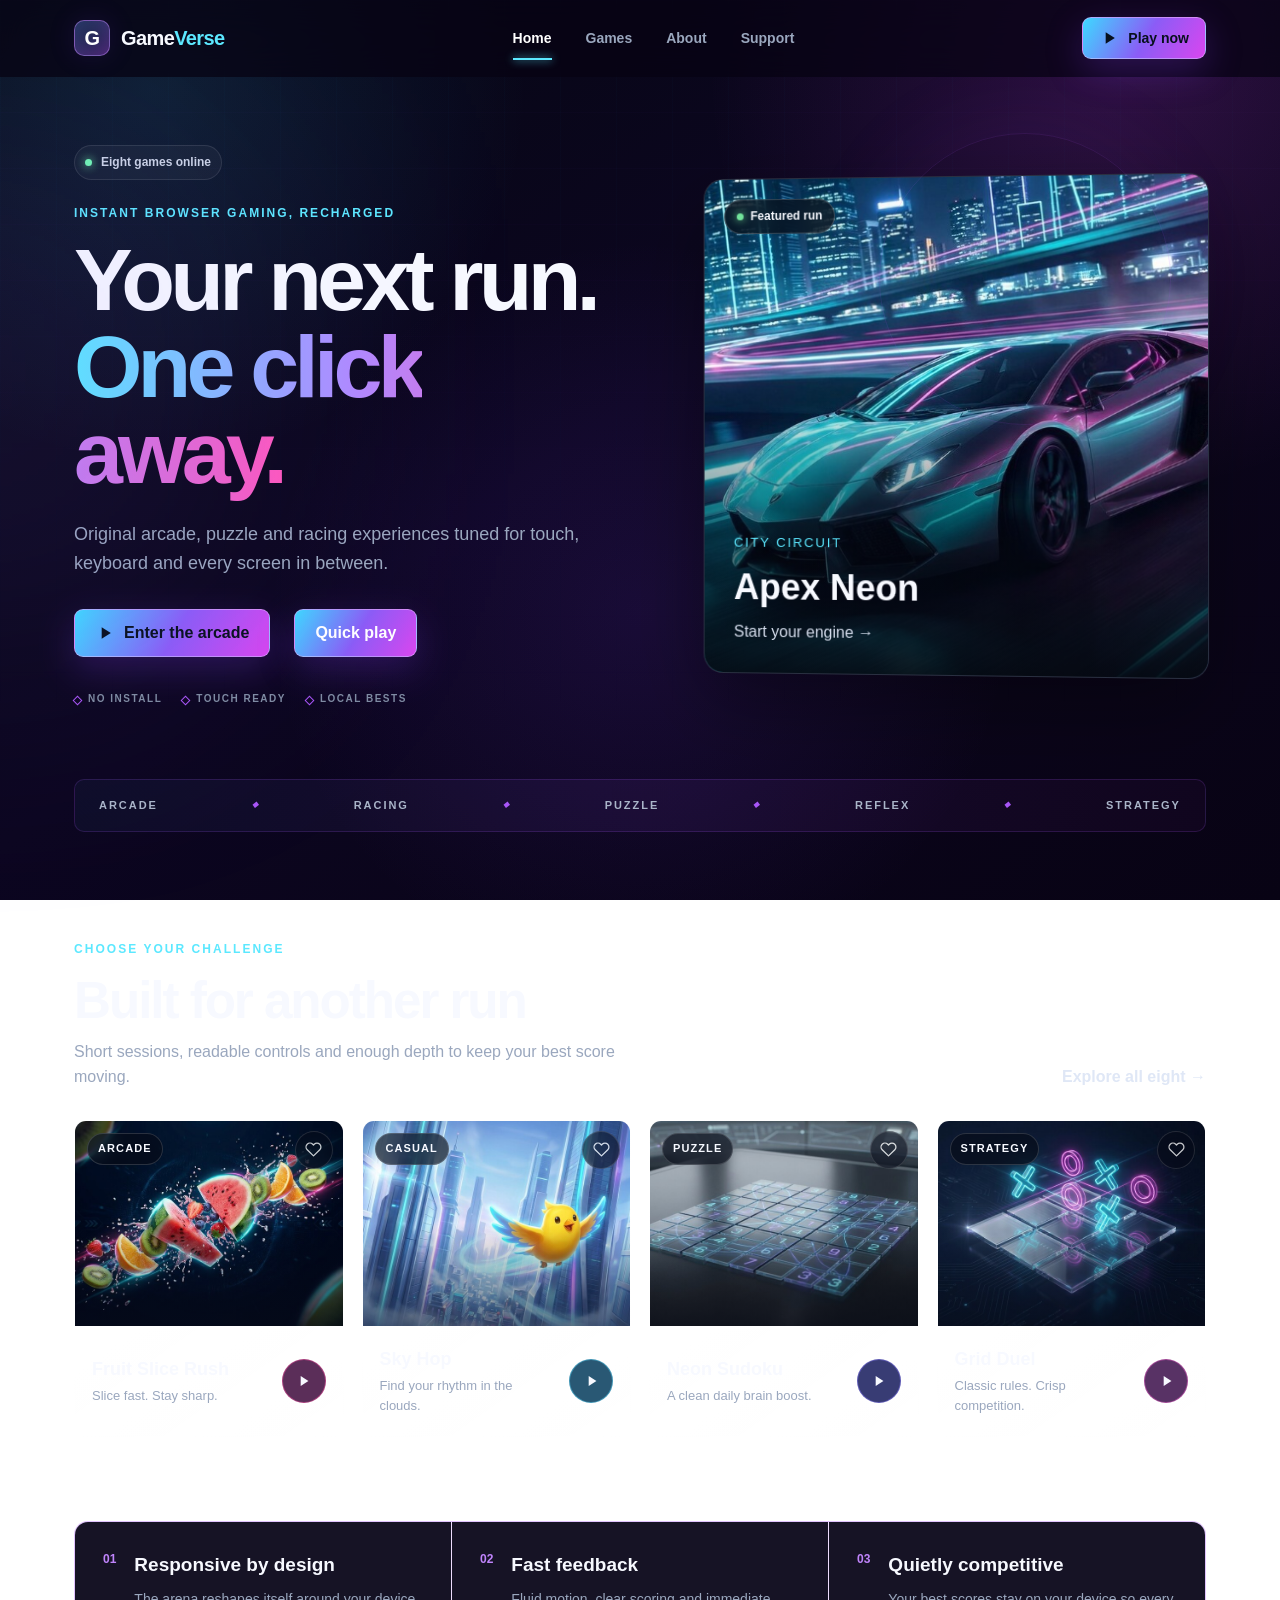
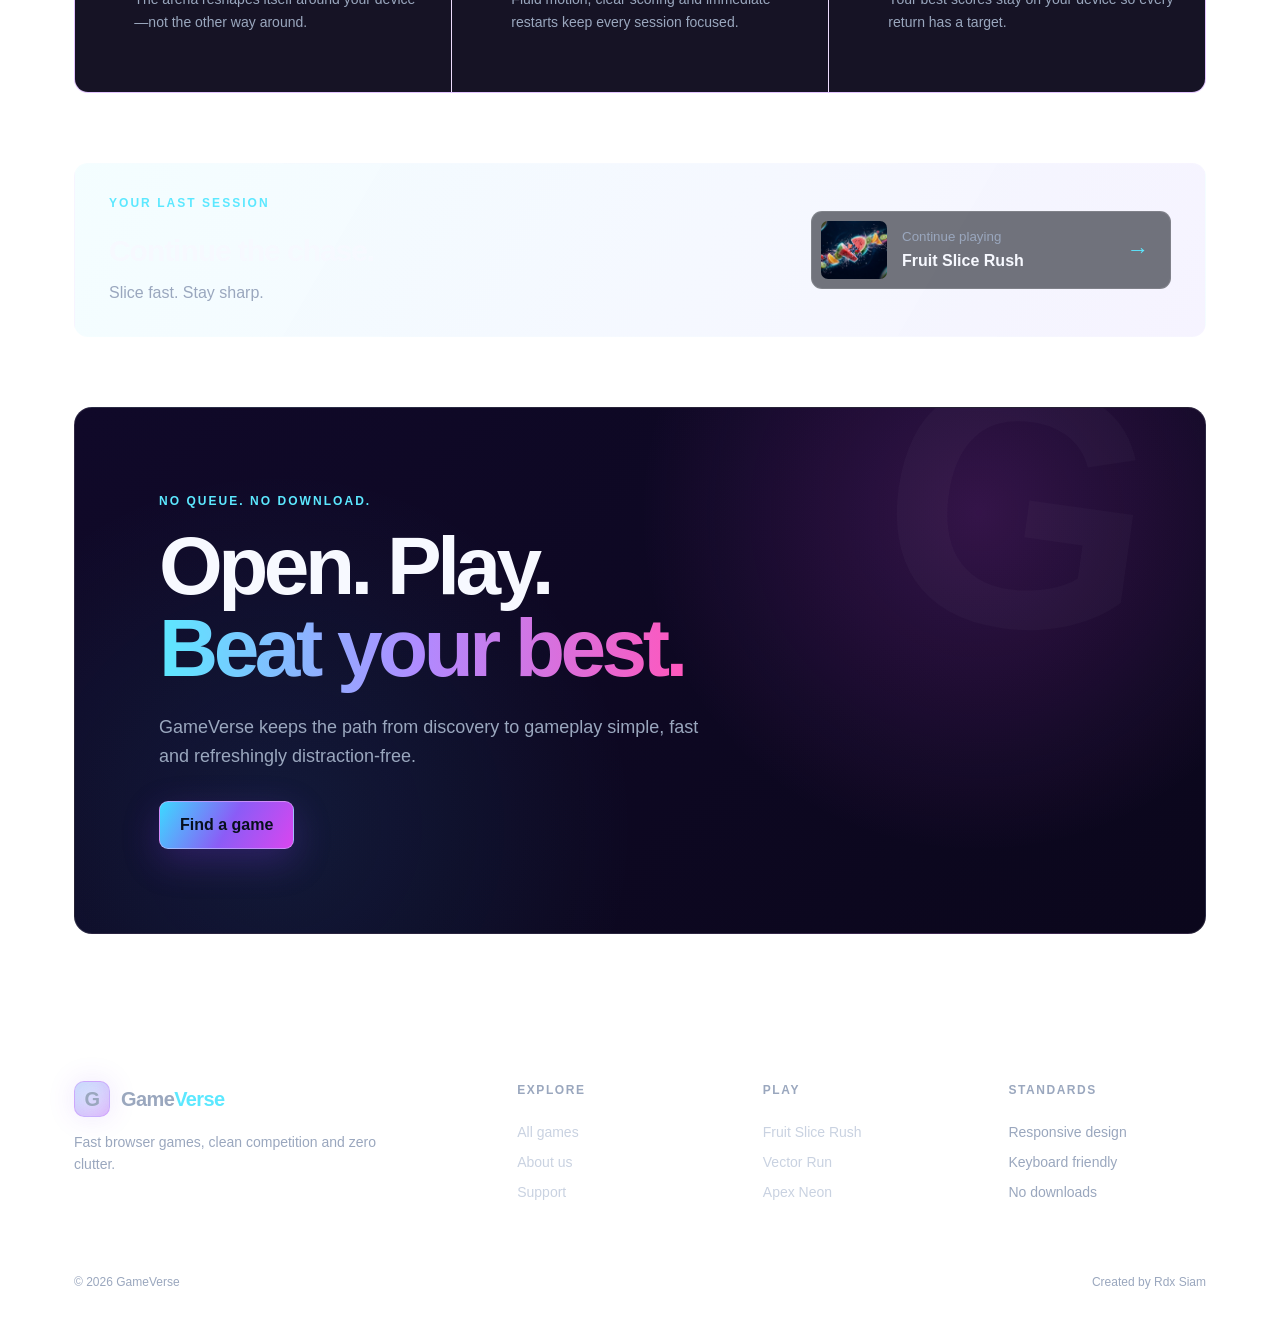
<file: index.html>
<!doctype html><html lang="en"><head><meta charset="utf-8"><meta name="viewport" content="width=device-width,initial-scale=1"><meta name="description" content="GameVerse — original browser games with premium visuals and instant play."><meta name="theme-color" content="#09031a"><title>GameVerse — Enter the next level</title><link rel="stylesheet" href="assets/css/styles.css"></head><body>
<div class="loader" data-loader><div class="loader-core"><span>G</span></div><strong>GameVerse</strong><small>Syncing your arena</small></div>
<div class="page-shell"><div data-header></div><main id="main">
<section class="hero hero-upgraded"><div class="hero-glow"></div><div class="hero-copy"><div class="status-line"><span></span> Eight games online</div><p class="eyebrow">Instant browser gaming, recharged</p><h1>Your next run.<br><span>One click away.</span></h1><p>Original arcade, puzzle and racing experiences tuned for touch, keyboard and every screen in between.</p><div class="hero-actions"><a class="button" href="games.html"><svg viewBox="0 0 24 24"><path d="m8 5 11 7-11 7V5Z"/></svg> Enter the arcade</a><a class="button button-ghost" href="play.html?id=fruit-slice">Quick play</a></div><div class="hero-trust"><span>NO INSTALL</span><span>TOUCH READY</span><span>LOCAL BESTS</span></div></div>
<a class="hero-feature" href="detail.html?id=car-racing"><img src="assets/games/car-racing/cover.jpg" alt="Apex Neon racing game"><span class="live-dot">Featured run</span><div><small>City circuit</small><h2>Apex Neon</h2><span>Start your engine →</span></div></a></section>
<div class="genre-rail" aria-label="Game categories"><span>ARCADE</span><i>◆</i><span>RACING</span><i>◆</i><span>PUZZLE</span><i>◆</i><span>REFLEX</span><i>◆</i><span>STRATEGY</span></div>
<section class="content-section"><div class="section-heading"><div><p class="eyebrow">Choose your challenge</p><h2>Built for another run</h2><p class="section-subcopy">Short sessions, readable controls and enough depth to keep your best score moving.</p></div><a class="text-link" href="games.html">Explore all eight →</a></div><div class="game-grid" data-game-grid data-limit="4"></div></section>
<section class="experience-grid"><article><span>01</span><div><h3>Responsive by design</h3><p>The arena reshapes itself around your device—not the other way around.</p></div></article><article><span>02</span><div><h3>Fast feedback</h3><p>Fluid motion, clear scoring and immediate restarts keep every session focused.</p></div></article><article><span>03</span><div><h3>Quietly competitive</h3><p>Your best scores stay on your device so every return has a target.</p></div></article></section>
<section class="continue-section" data-recent><div><p class="eyebrow">Your last session</p><h2>Continue the chase.</h2><p data-recent-copy>Your next run is one click away.</p></div><a class="continue-game" data-recent-link href="play.html?id=fruit-slice"><img data-recent-image src="assets/games/fruit-slice/thumb.jpg" alt=""><span><small>Continue playing</small><strong data-recent-name>Fruit Slice Rush</strong></span><b>→</b></a></section>
<section class="statement home-cta"><p class="eyebrow">No queue. No download.</p><h2>Open. Play.<br><span>Beat your best.</span></h2><p>GameVerse keeps the path from discovery to gameplay simple, fast and refreshingly distraction-free.</p><a class="button" href="games.html">Find a game</a></section>
</main><div data-footer></div></div><script src="assets/js/data.js"></script><script src="assets/js/app.js"></script></body></html>
</file>
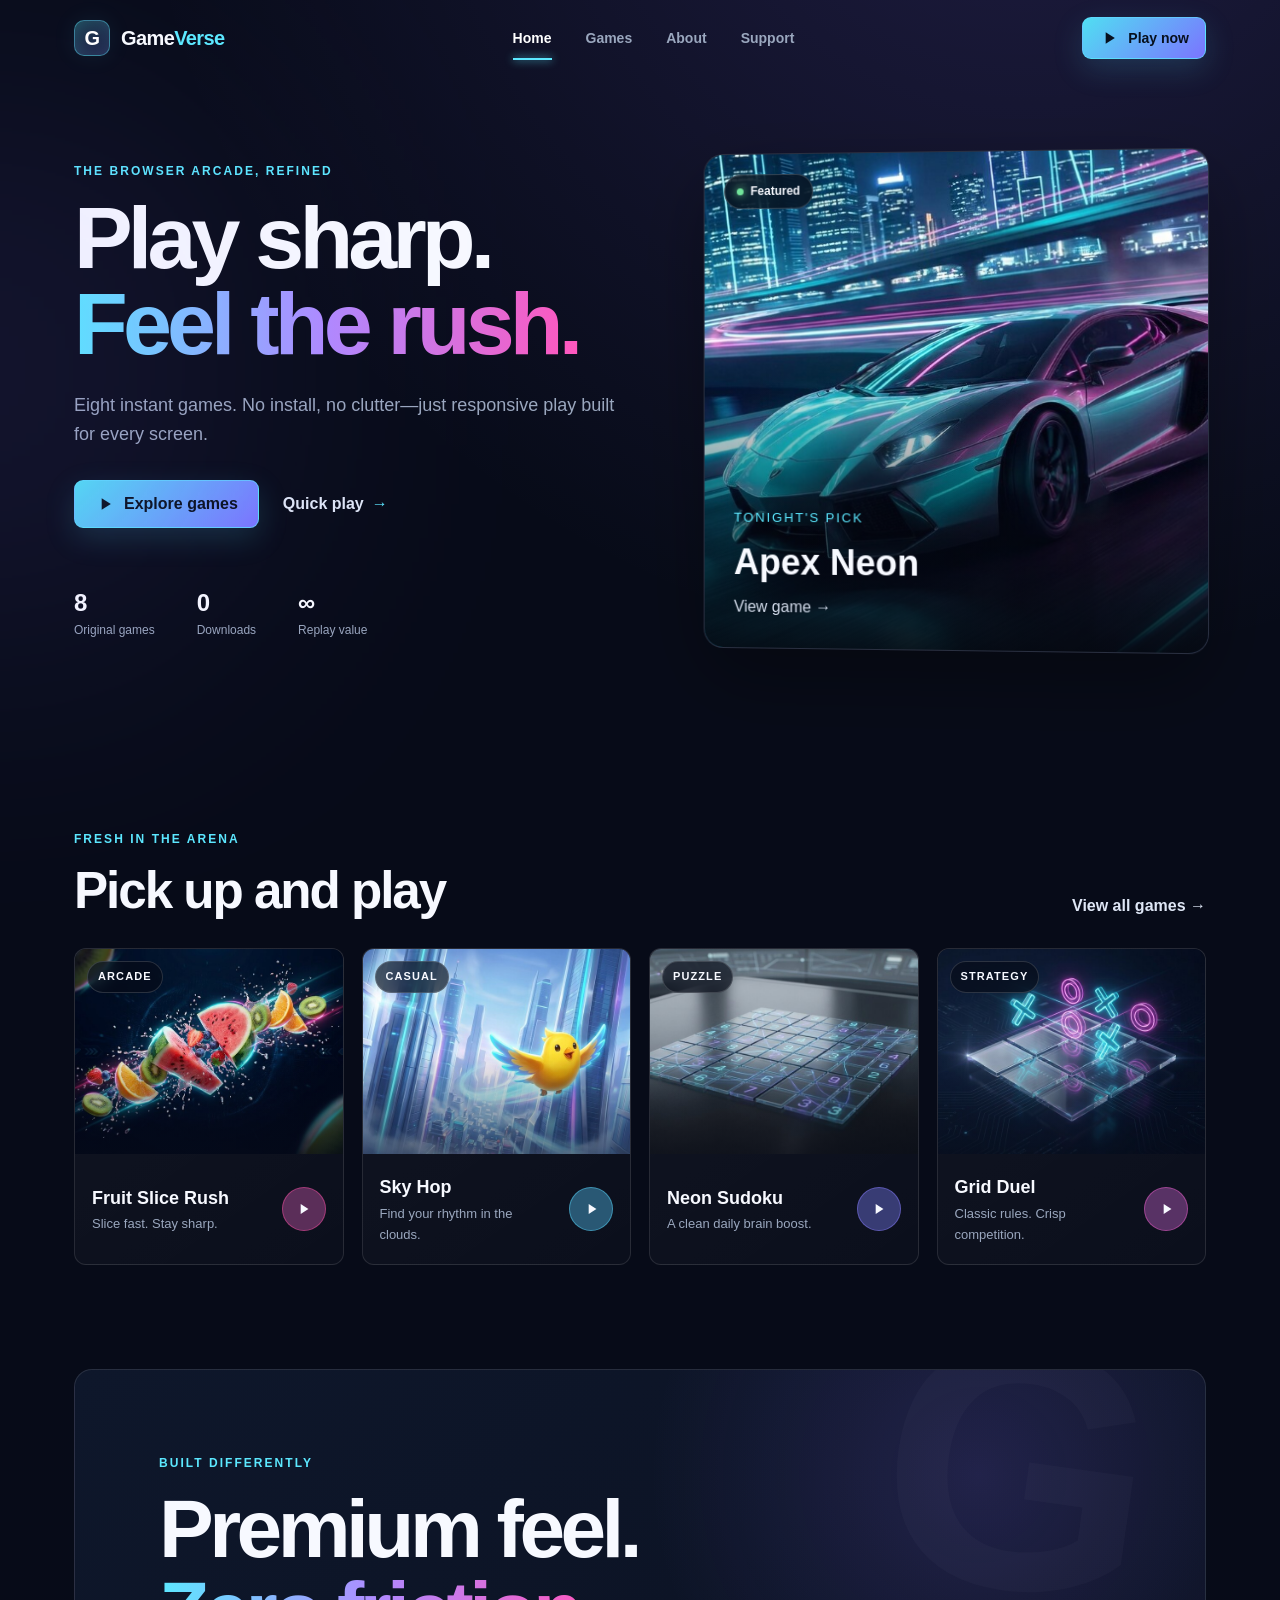
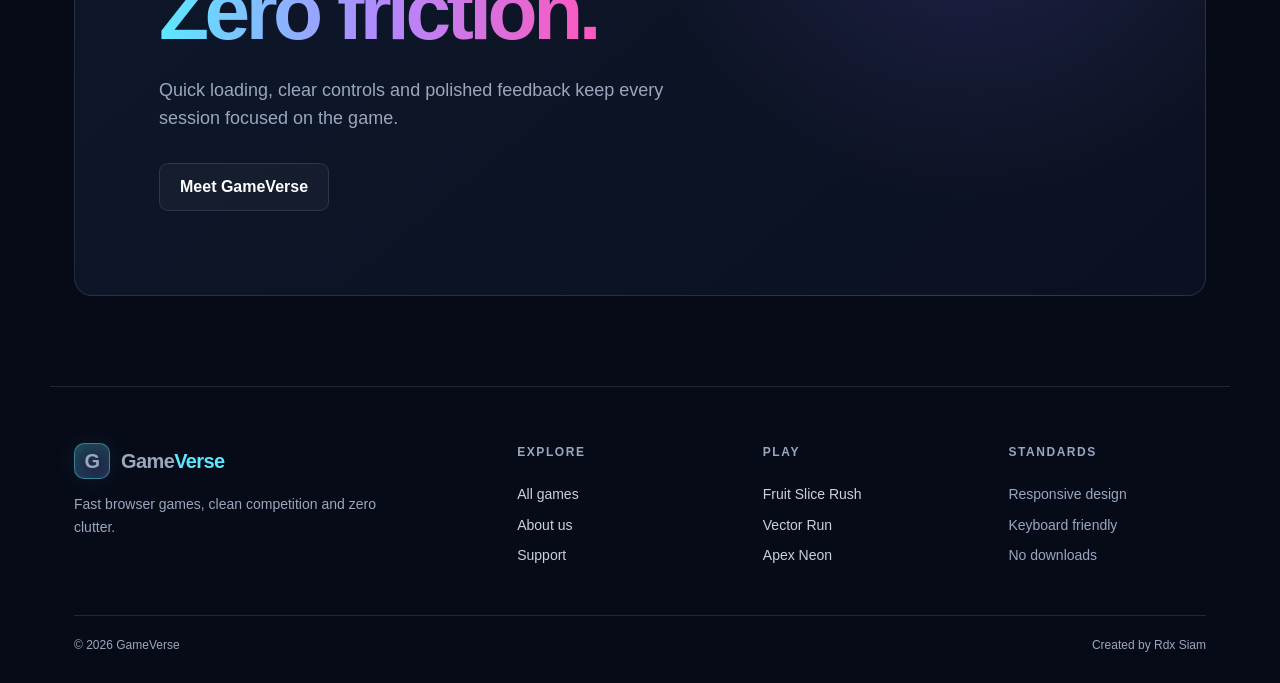
<file: public/index.html>
<!doctype html><html lang="en"><head><meta charset="utf-8"><meta name="viewport" content="width=device-width,initial-scale=1">
<meta name="description" content="GameVerse — modern browser games built for quick, focused fun."><title>GameVerse — Play your next favorite</title>
<link rel="stylesheet" href="assets/css/styles.css"></head><body>
<div class="loader" data-loader><div class="loader-core"><span>G</span></div><strong>GameVerse</strong><small>Loading your arena</small></div>
<div class="page-shell"><div data-header></div><main>
<section class="hero"><div class="hero-glow"></div><div class="hero-copy"><p class="eyebrow">The browser arcade, refined</p>
<h1>Play sharp.<br><span>Feel the rush.</span></h1><p>Eight instant games. No install, no clutter—just responsive play built for every screen.</p>
<div class="hero-actions"><a class="button" href="games.html"><svg viewBox="0 0 24 24"><path d="m8 5 11 7-11 7V5Z"/></svg> Explore games</a><a class="text-link" href="play.html?id=fruit-slice">Quick play <span>→</span></a></div>
<div class="hero-stats"><div><strong>8</strong><span>Original games</span></div><div><strong>0</strong><span>Downloads</span></div><div><strong>∞</strong><span>Replay value</span></div></div></div>
<a class="hero-feature" href="detail.html?id=car-racing"><img src="assets/games/car-racing/cover.jpg" alt="Apex Neon racing game"><span class="live-dot">Featured</span><div><small>Tonight's pick</small><h2>Apex Neon</h2><span>View game →</span></div></a></section>
<section class="content-section"><div class="section-heading"><div><p class="eyebrow">Fresh in the arena</p><h2>Pick up and play</h2></div><a class="text-link" href="games.html">View all games →</a></div><div class="game-grid" data-game-grid data-limit="4"></div></section>
<section class="statement"><p class="eyebrow">Built differently</p><h2>Premium feel.<br><span>Zero friction.</span></h2><p>Quick loading, clear controls and polished feedback keep every session focused on the game.</p><a class="button button-ghost" href="about.html">Meet GameVerse</a></section>
</main><div data-footer></div></div><script src="assets/js/data.js"></script><script src="assets/js/app.js"></script></body></html>
</file>
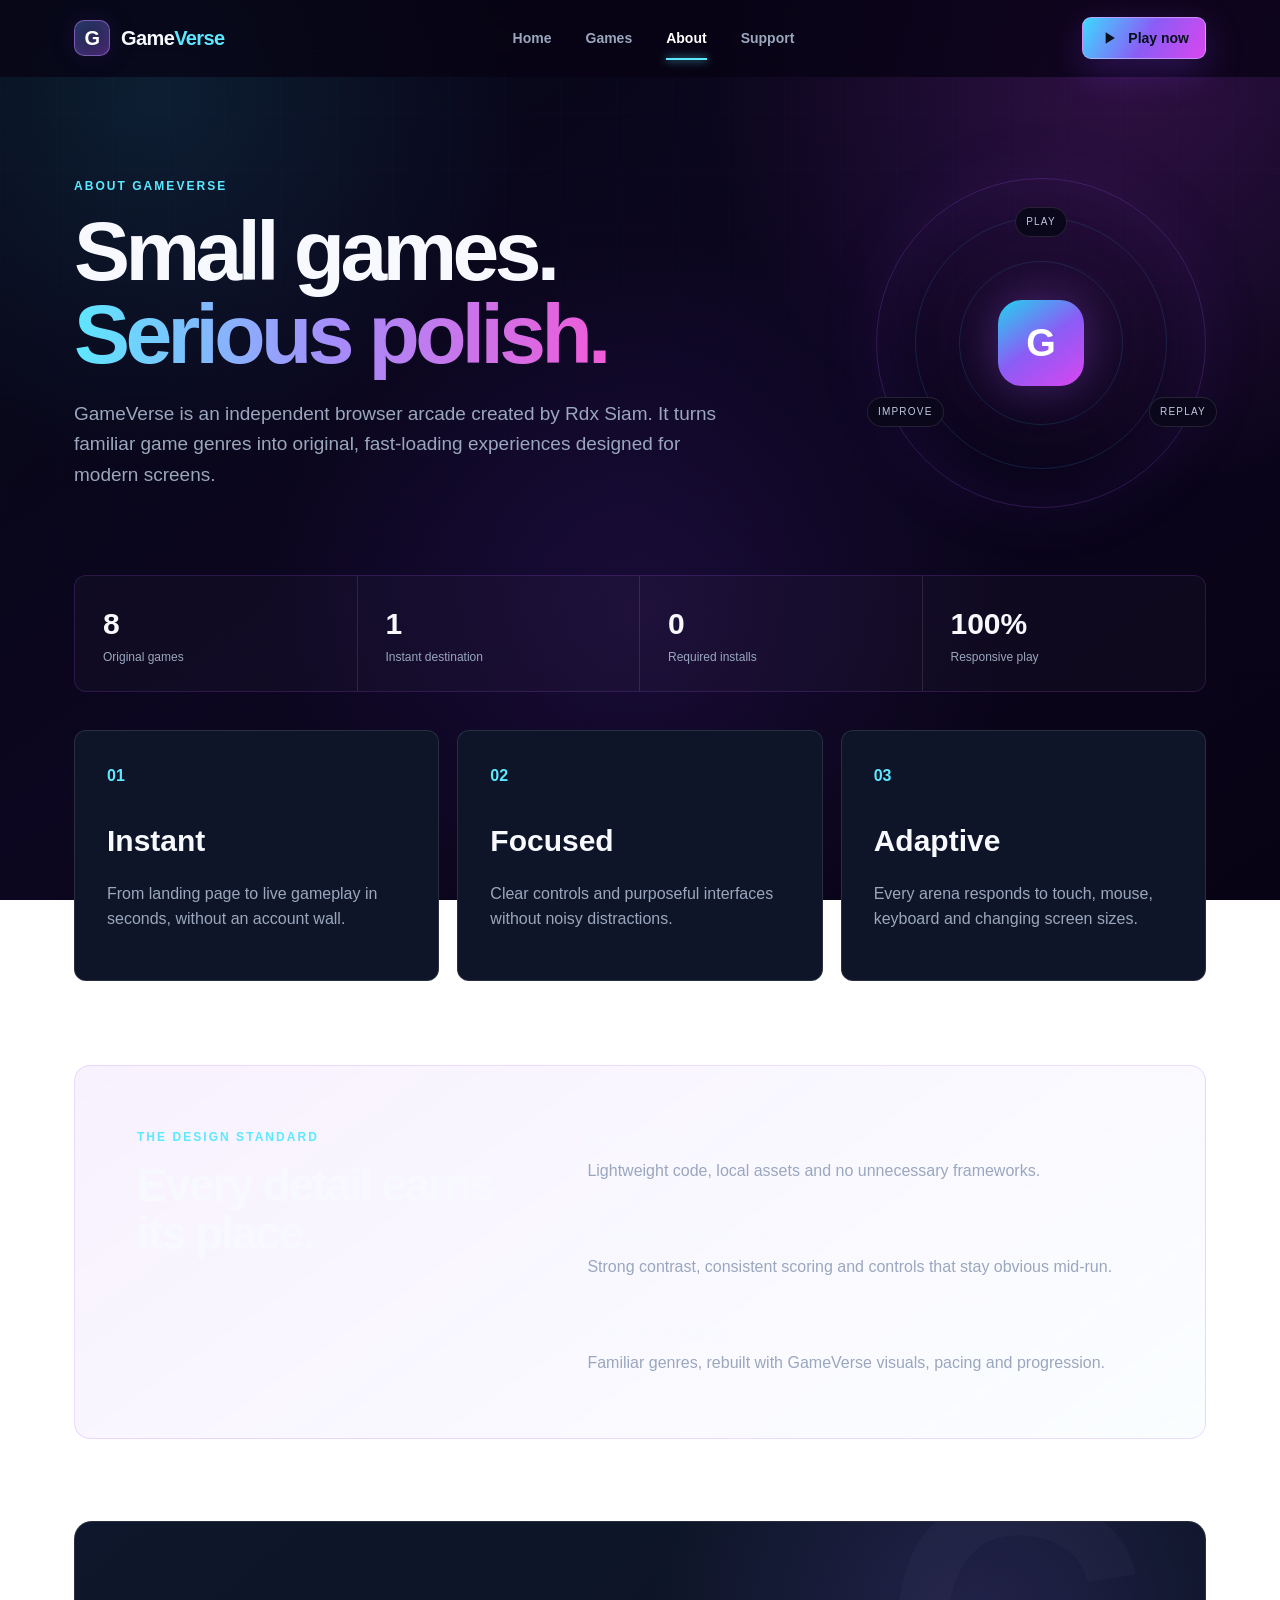
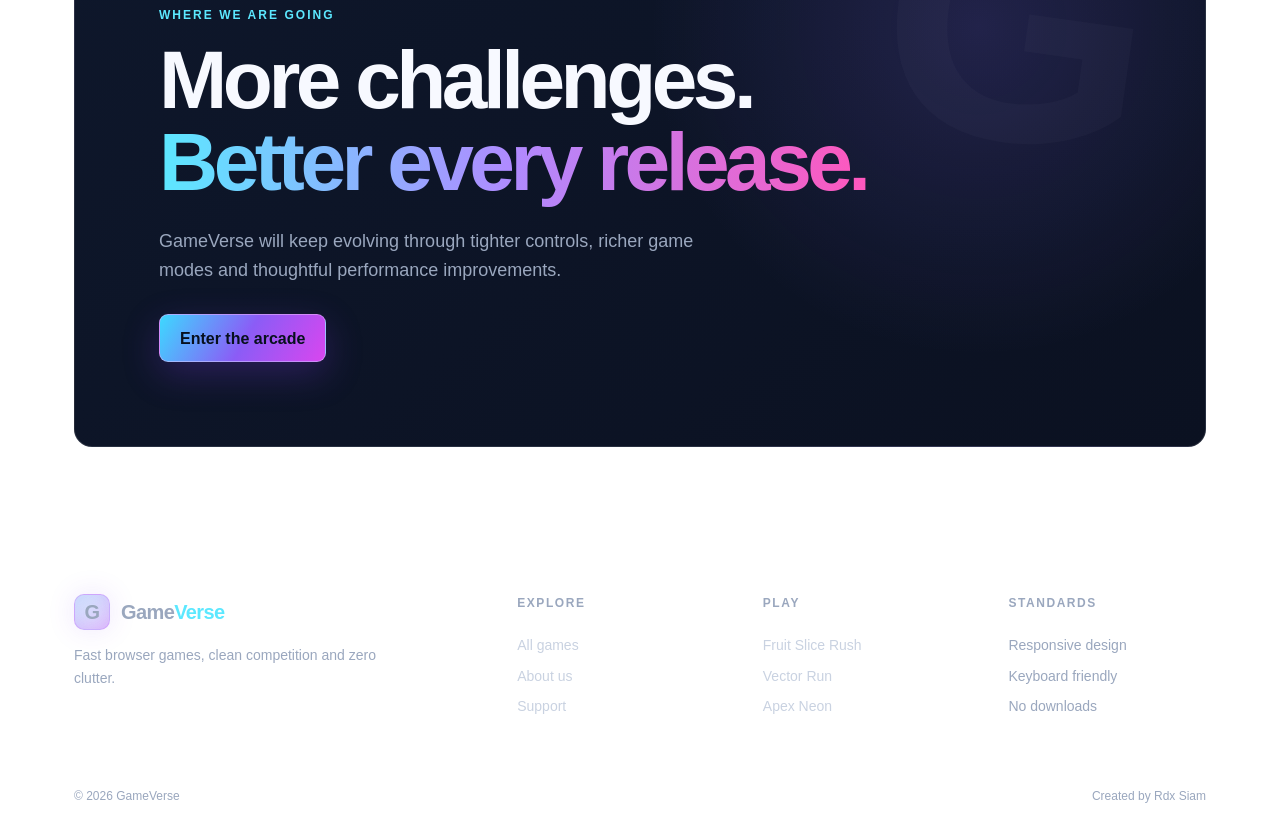
<file: about.html>
<!doctype html><html lang="en"><head><meta charset="utf-8"><meta name="viewport" content="width=device-width,initial-scale=1"><meta name="theme-color" content="#09031a"><title>About — GameVerse</title><link rel="stylesheet" href="assets/css/styles.css"></head><body><div class="page-shell"><div data-header></div><main id="main">
<section class="page-intro about-hero"><div><p class="eyebrow">About GameVerse</p><h1>Small games.<br><span>Serious polish.</span></h1><p>GameVerse is an independent browser arcade created by Rdx Siam. It turns familiar game genres into original, fast-loading experiences designed for modern screens.</p></div><div class="about-orbit"><div class="orbit-core">G</div><span class="orbit-one">PLAY</span><span class="orbit-two">REPLAY</span><span class="orbit-three">IMPROVE</span></div></section>
<section class="about-metrics"><div><strong>8</strong><span>Original games</span></div><div><strong>1</strong><span>Instant destination</span></div><div><strong>0</strong><span>Required installs</span></div><div><strong>100%</strong><span>Responsive play</span></div></section>
<section class="content-section values"><article><b>01</b><h2>Instant</h2><p>From landing page to live gameplay in seconds, without an account wall.</p></article><article><b>02</b><h2>Focused</h2><p>Clear controls and purposeful interfaces without noisy distractions.</p></article><article><b>03</b><h2>Adaptive</h2><p>Every arena responds to touch, mouse, keyboard and changing screen sizes.</p></article></section>
<section class="principles"><div><p class="eyebrow">The design standard</p><h2>Every detail earns its place.</h2></div><div class="principle-list"><article><span>Fast by default</span><p>Lightweight code, local assets and no unnecessary frameworks.</p></article><article><span>Readable under pressure</span><p>Strong contrast, consistent scoring and controls that stay obvious mid-run.</p></article><article><span>Original by choice</span><p>Familiar genres, rebuilt with GameVerse visuals, pacing and progression.</p></article></div></section>
<section class="statement compact"><p class="eyebrow">Where we are going</p><h2>More challenges.<br><span>Better every release.</span></h2><p>GameVerse will keep evolving through tighter controls, richer game modes and thoughtful performance improvements.</p><a class="button" href="games.html">Enter the arcade</a></section>
</main><div data-footer></div></div><script src="assets/js/data.js"></script><script src="assets/js/app.js"></script></body></html>
</file>
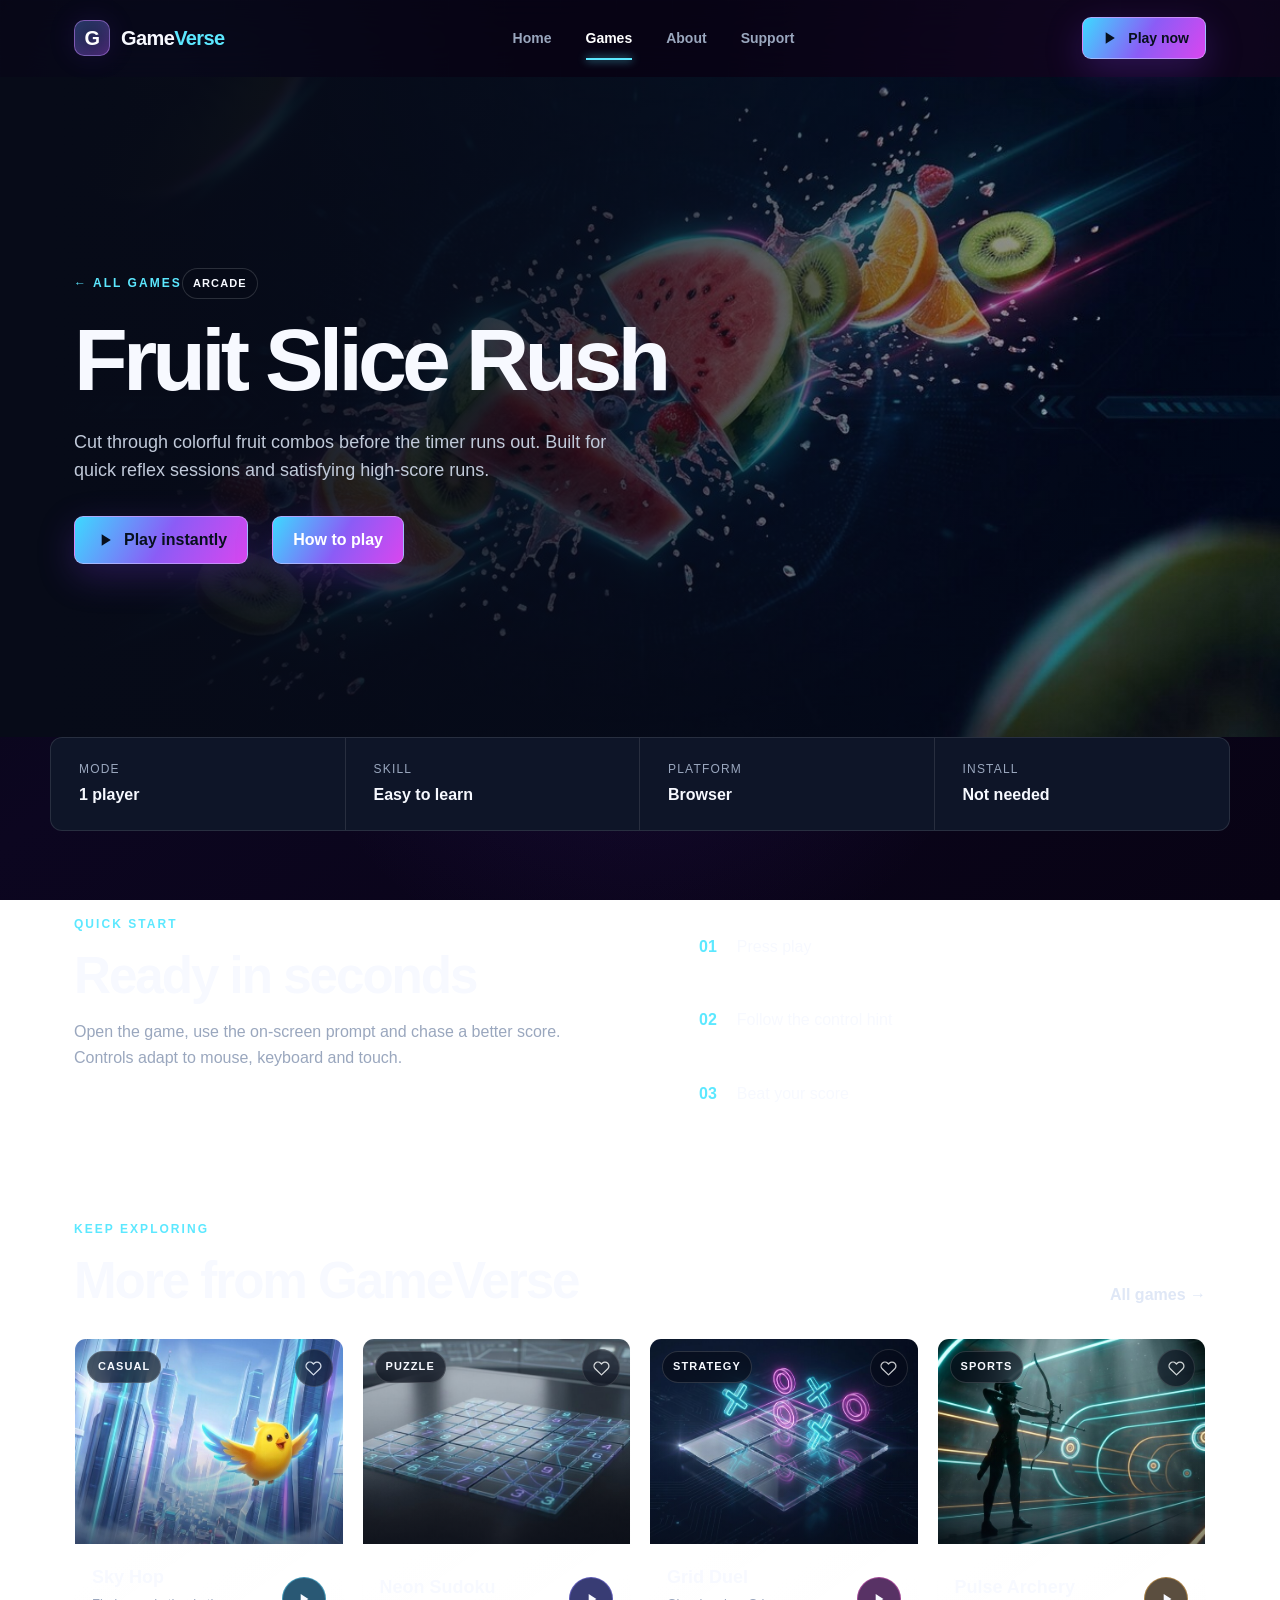
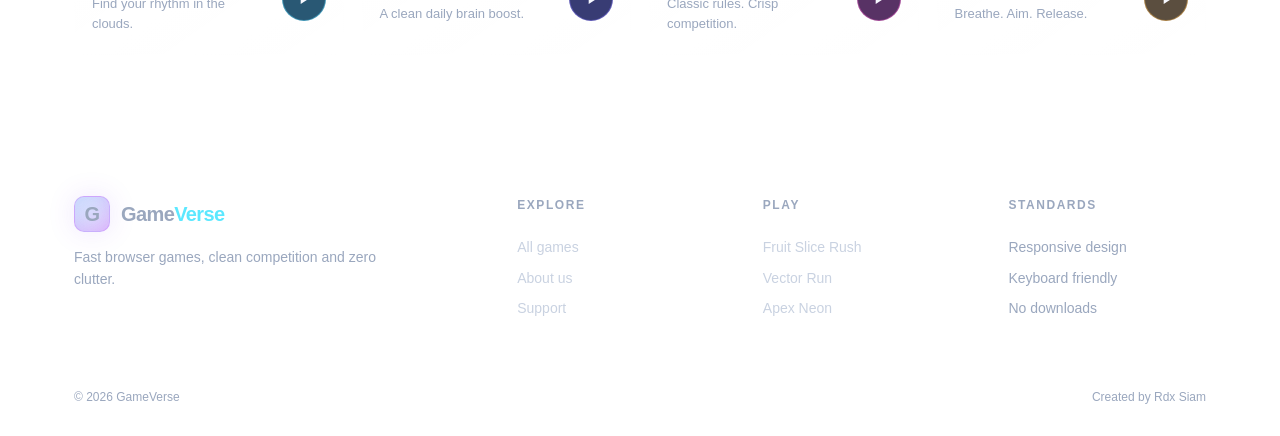
<file: detail.html>
<!doctype html><html lang="en"><head><meta charset="utf-8"><meta name="viewport" content="width=device-width,initial-scale=1"><title>Game — GameVerse</title><link rel="stylesheet" href="assets/css/styles.css"></head>
<body><div class="page-shell"><div data-header></div><main id="main" data-game-detail></main><div data-footer></div></div><script src="assets/js/data.js"></script><script src="assets/js/app.js"></script></body></html>
</file>
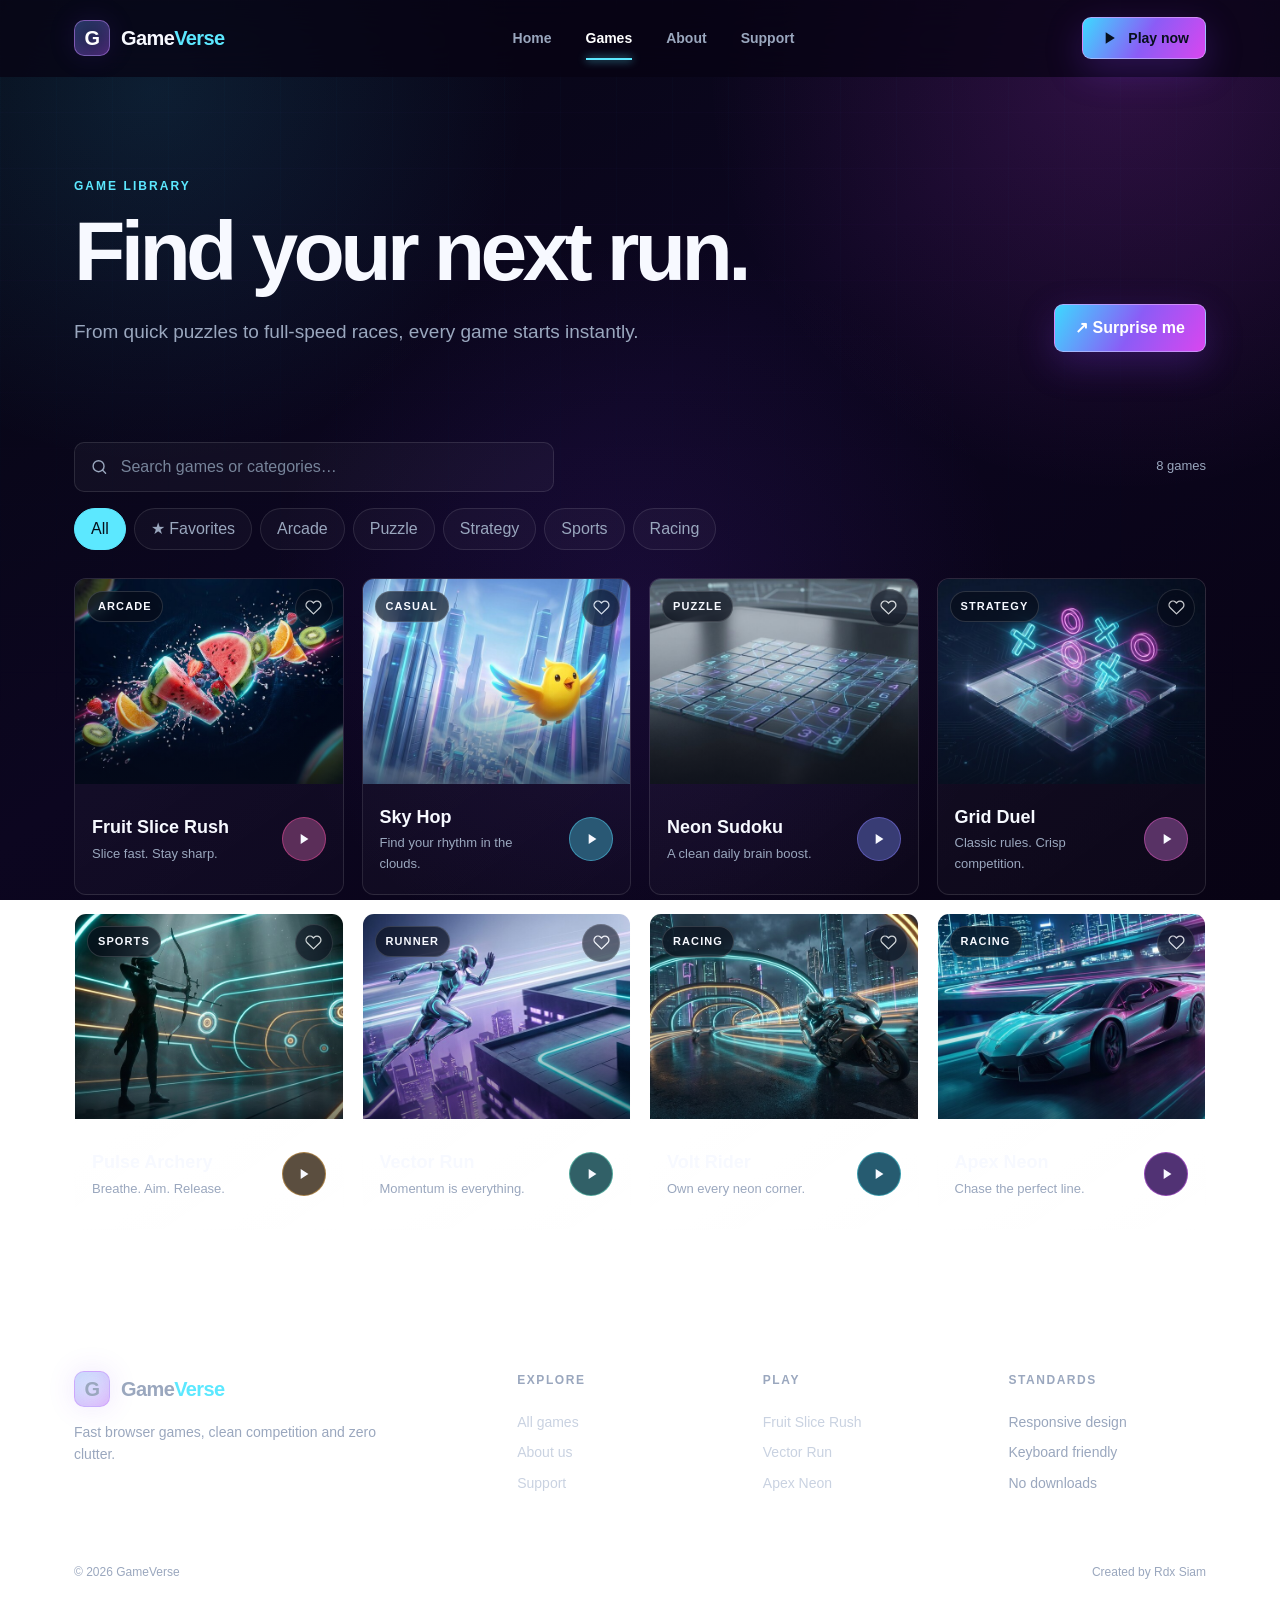
<file: games.html>
<!doctype html><html lang="en"><head><meta charset="utf-8"><meta name="viewport" content="width=device-width,initial-scale=1"><title>Games — GameVerse</title><link rel="stylesheet" href="assets/css/styles.css"></head>
<body><div class="page-shell"><div data-header></div><main id="main"><section class="page-intro library-intro"><div><p class="eyebrow">Game library</p><h1>Find your next run.</h1><p>From quick puzzles to full-speed races, every game starts instantly.</p></div><button class="button button-ghost surprise-button" data-surprise>↗ Surprise me</button></section>
<section class="content-section no-top"><div class="library-tools"><label class="game-search"><svg viewBox="0 0 24 24" aria-hidden="true"><circle cx="11" cy="11" r="7"></circle><path d="m20 20-4-4"></path></svg><input type="search" data-game-search aria-label="Search games" placeholder="Search games or categories…" autocomplete="off"></label><span class="result-count" data-result-count>8 games</span></div><div class="filters" data-filters><button class="active" data-filter="All">All</button><button data-filter="Favorites">★ Favorites</button><button data-filter="Arcade">Arcade</button><button data-filter="Puzzle">Puzzle</button><button data-filter="Strategy">Strategy</button><button data-filter="Sports">Sports</button><button data-filter="Racing">Racing</button></div><div class="game-grid" data-game-grid></div><div class="empty-games" data-empty-games hidden><span>⌁</span><h2>No games found</h2><p>Try another name or clear the current filter.</p></div></section>
</main><div data-footer></div></div><script src="assets/js/data.js"></script><script src="assets/js/app.js"></script></body></html>
</file>
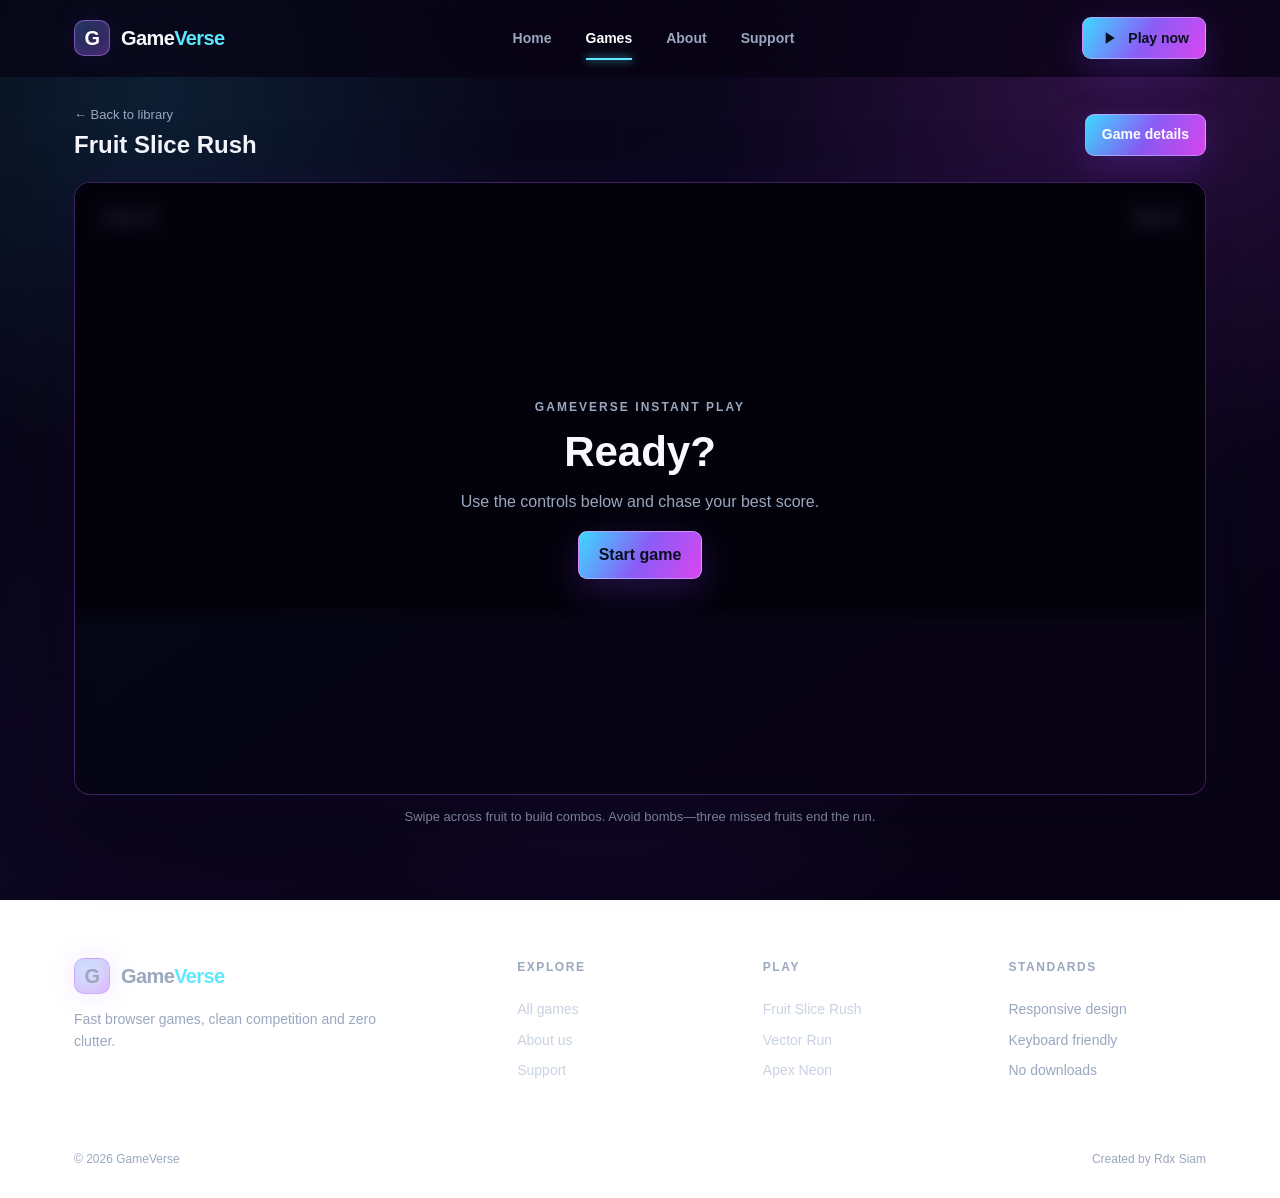
<file: play.html>
<!doctype html><html lang="en"><head><meta charset="utf-8"><meta name="viewport" content="width=device-width,initial-scale=1"><title>Play — GameVerse</title><link rel="stylesheet" href="assets/css/styles.css"></head>
<body><div class="page-shell"><div data-header></div><main id="main" class="game-stage-page">
<div class="game-stage-top"><div><p><a href="games.html">← Back to library</a></p><h1 data-play-title>Loading game…</h1></div><a class="button button-ghost button-small" data-game-info href="#">Game details</a></div>
<section class="game-stage"><canvas data-game-canvas aria-label="Game area"></canvas><div class="game-hud"><span class="hud-chip">Score: <b data-score>0</b></span><span class="hud-chip">Best: <b data-best>0</b></span></div>
<div class="game-overlay" data-game-overlay><div class="overlay-card"><p class="eyebrow">GameVerse instant play</p><h2 data-overlay-title>Ready?</h2><p data-overlay-copy>Use the controls below and chase your best score.</p><button class="button" data-start>Start game</button></div></div></section>
<p class="control-note" data-controls>Loading controls…</p></main><div data-footer></div></div>
<script src="assets/js/data.js"></script><script src="assets/js/app.js"></script><script src="assets/js/games/engine.js"></script>
<script src="assets/js/games/fruit-slice.js"></script><script src="assets/js/games/sky-hop.js"></script><script src="assets/js/games/sudoku.js"></script><script src="assets/js/games/tic-tac-toe.js"></script><script src="assets/js/games/archery.js"></script><script src="assets/js/games/vector-run.js"></script><script src="assets/js/games/bike-racing.js"></script><script src="assets/js/games/car-racing.js"></script><script src="assets/js/play.js"></script></body></html>
</file>
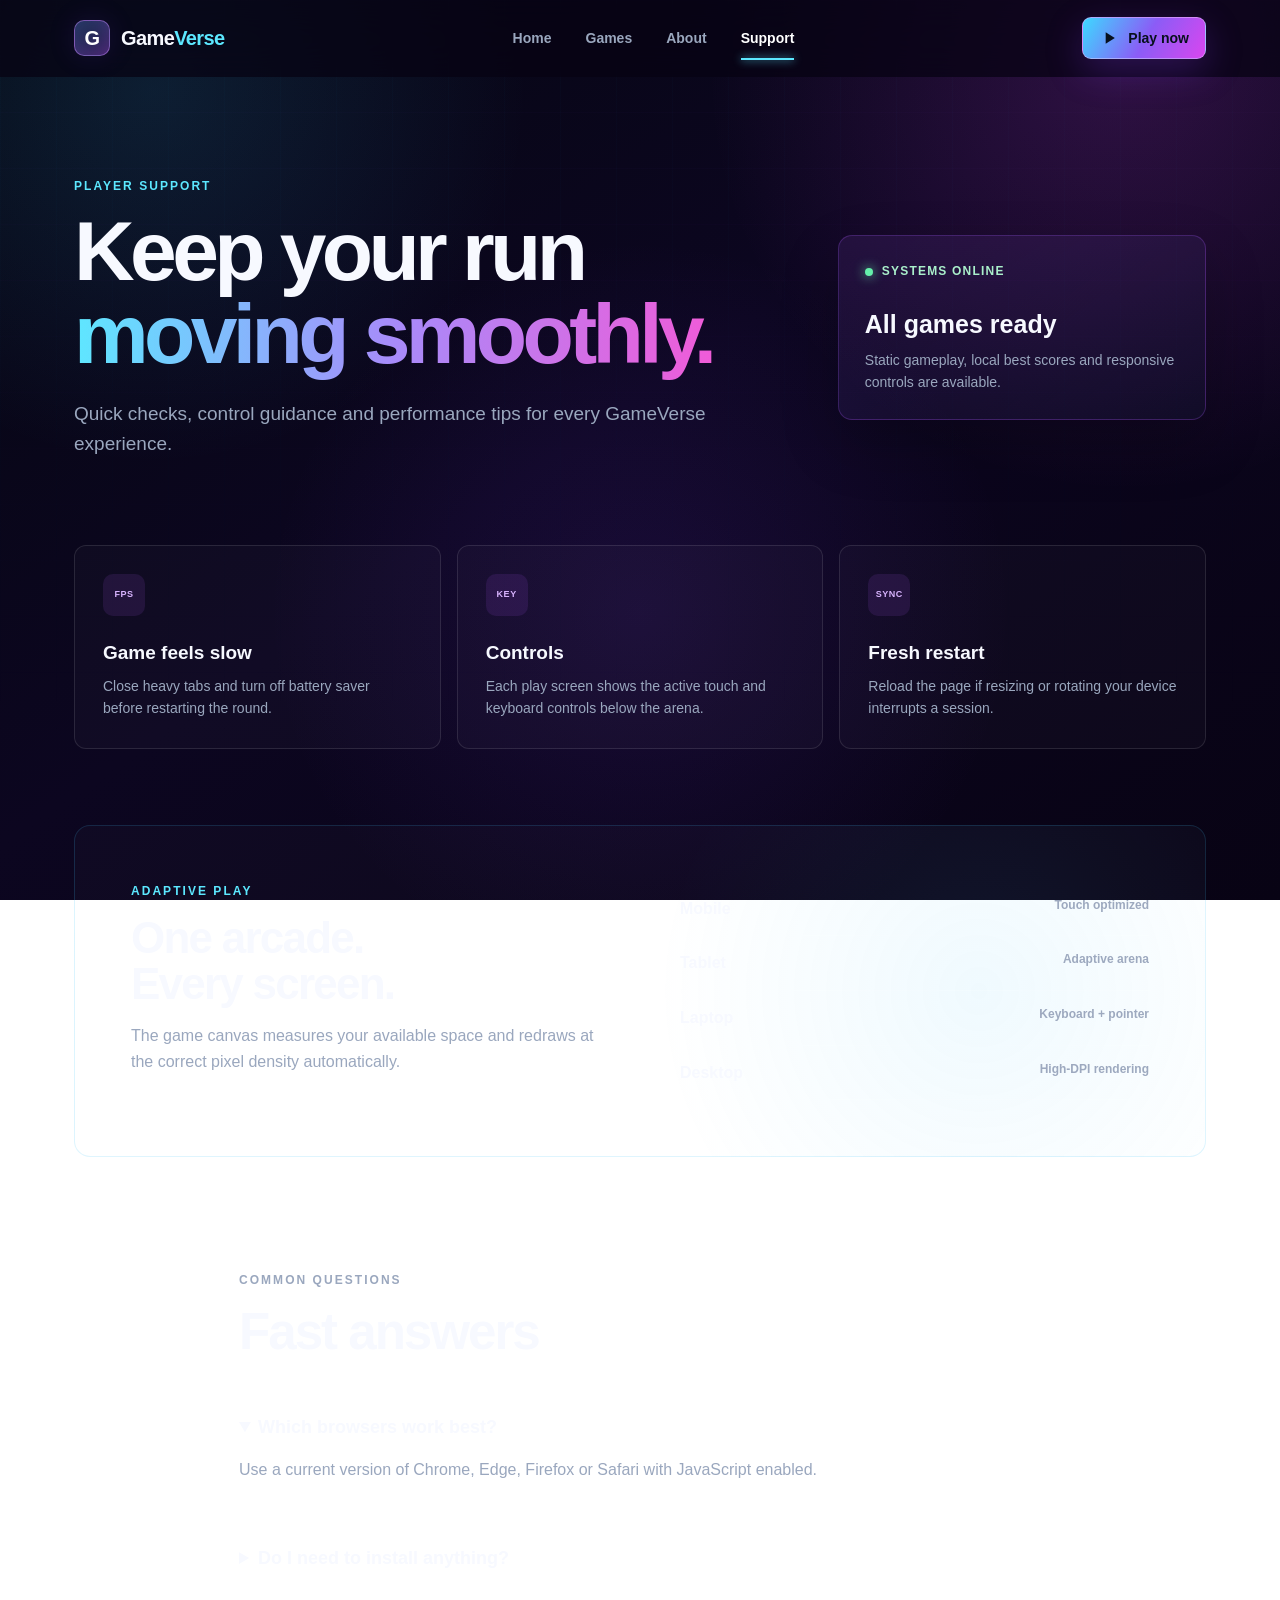
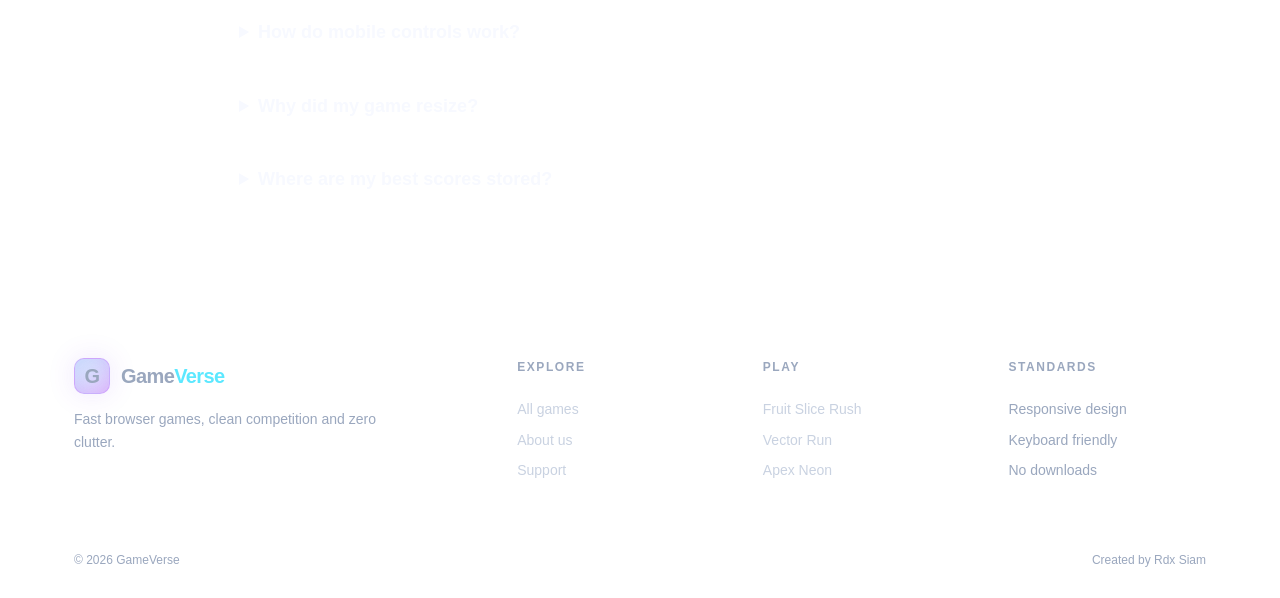
<file: support.html>
<!doctype html><html lang="en"><head><meta charset="utf-8"><meta name="viewport" content="width=device-width,initial-scale=1"><meta name="theme-color" content="#09031a"><title>Support — GameVerse</title><link rel="stylesheet" href="assets/css/styles.css"></head><body><div class="page-shell"><div data-header></div><main id="main">
<section class="page-intro support-hero"><div><p class="eyebrow">Player support</p><h1>Keep your run<br><span>moving smoothly.</span></h1><p>Quick checks, control guidance and performance tips for every GameVerse experience.</p></div><aside class="status-card"><span><i></i> Systems online</span><strong>All games ready</strong><p>Static gameplay, local best scores and responsive controls are available.</p></aside></section>
<section class="support-shortcuts"><article><span>FPS</span><h2>Game feels slow</h2><p>Close heavy tabs and turn off battery saver before restarting the round.</p></article><article><span>KEY</span><h2>Controls</h2><p>Each play screen shows the active touch and keyboard controls below the arena.</p></article><article><span>SYNC</span><h2>Fresh restart</h2><p>Reload the page if resizing or rotating your device interrupts a session.</p></article></section>
<section class="device-support"><div><p class="eyebrow">Adaptive play</p><h2>One arcade.<br>Every screen.</h2><p>The game canvas measures your available space and redraws at the correct pixel density automatically.</p></div><div class="device-list"><span>Mobile <b>Touch optimized</b></span><span>Tablet <b>Adaptive arena</b></span><span>Laptop <b>Keyboard + pointer</b></span><span>Desktop <b>High-DPI rendering</b></span></div></section>
<section class="content-section faq"><div class="section-heading"><div><p class="eyebrow">Common questions</p><h2>Fast answers</h2></div></div><details open><summary>Which browsers work best?</summary><p>Use a current version of Chrome, Edge, Firefox or Safari with JavaScript enabled.</p></details><details><summary>Do I need to install anything?</summary><p>No. Every game runs directly in your browser and GitHub Pages can host the full static experience.</p></details><details><summary>How do mobile controls work?</summary><p>Tap, swipe or use the on-screen controls inside the game arena. The exact controls appear under each game.</p></details><details><summary>Why did my game resize?</summary><p>GameVerse automatically recalculates the arena after rotation or window resizing so controls and graphics remain sharp.</p></details><details><summary>Where are my best scores stored?</summary><p>Personal bests are stored locally in your browser. Clearing browser storage will reset them.</p></details></section>
</main><div data-footer></div></div><script src="assets/js/data.js"></script><script src="assets/js/app.js"></script></body></html>
</file>
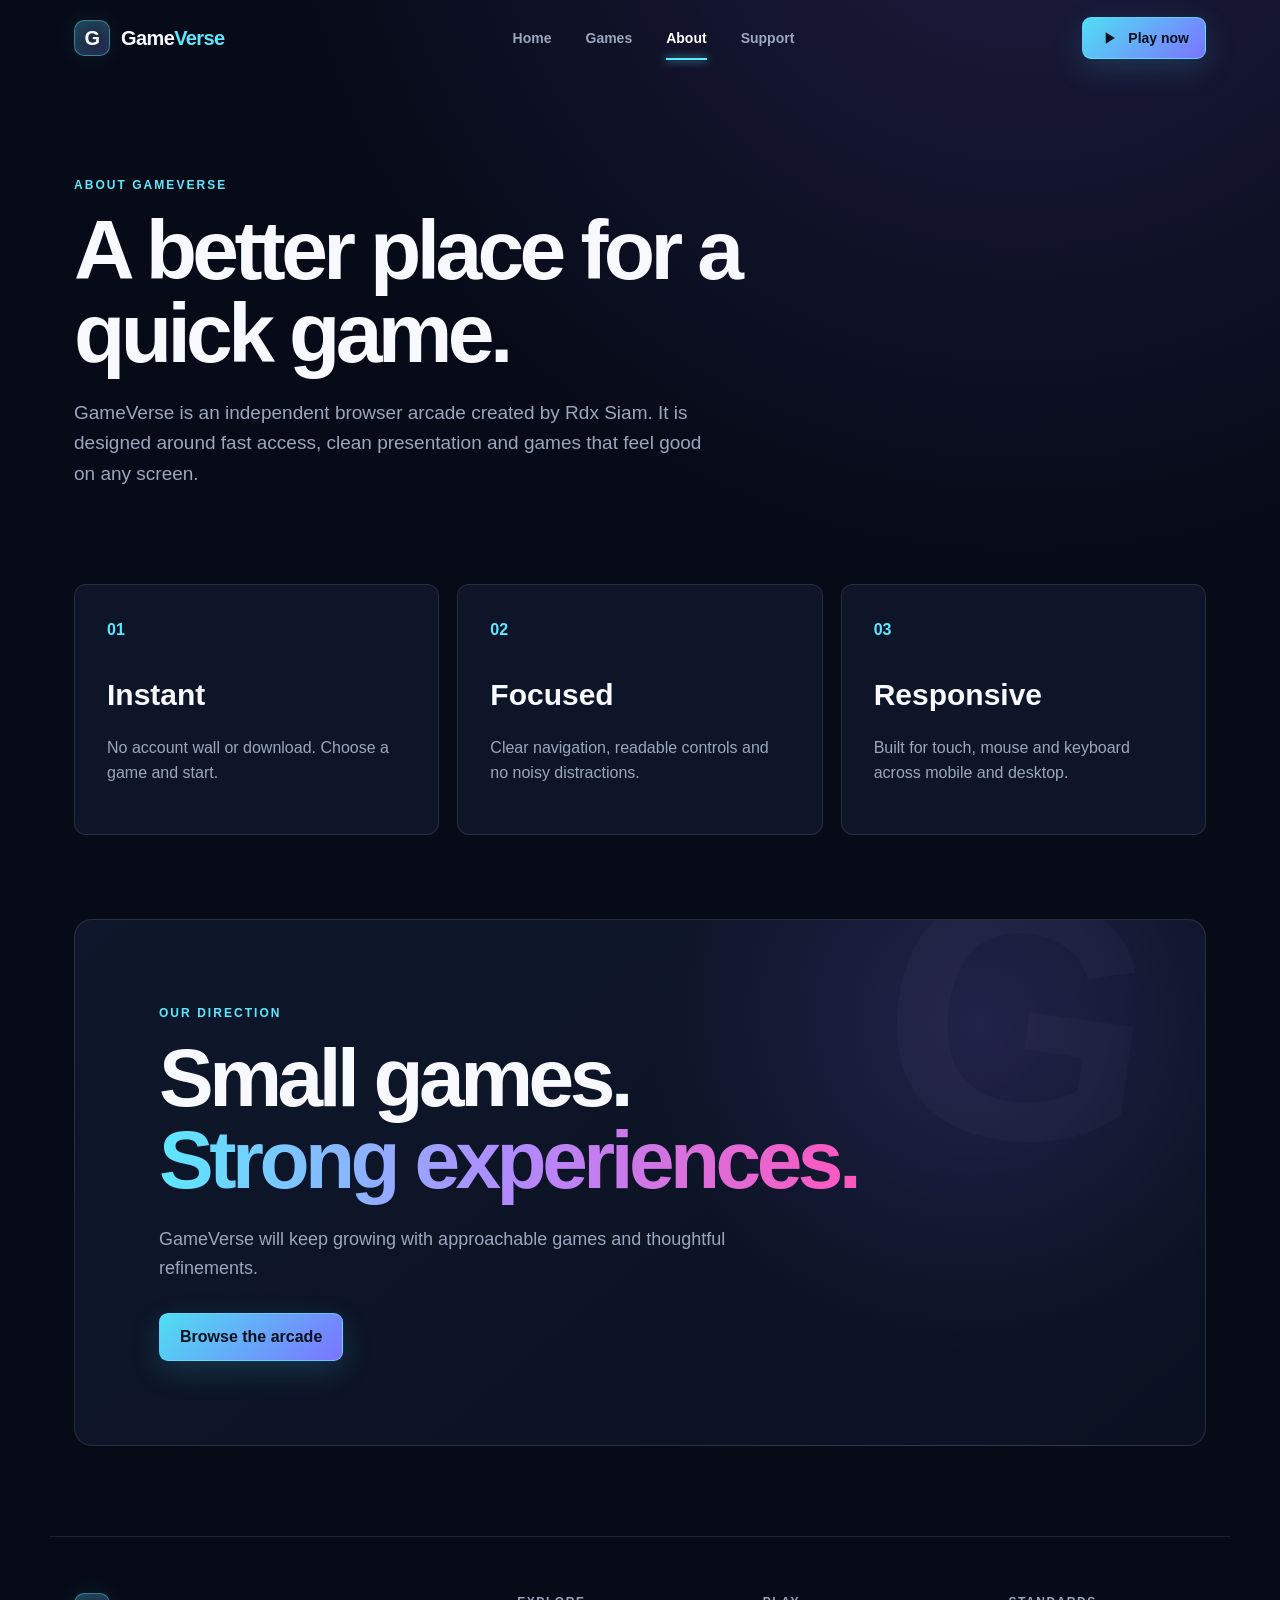
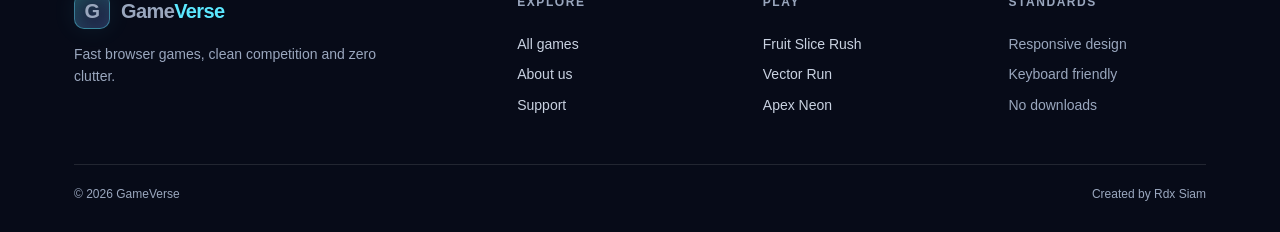
<file: public/about.html>
<!doctype html><html lang="en"><head><meta charset="utf-8"><meta name="viewport" content="width=device-width,initial-scale=1"><title>About — GameVerse</title><link rel="stylesheet" href="assets/css/styles.css"></head>
<body><div class="page-shell"><div data-header></div><main><section class="page-intro about-intro"><p class="eyebrow">About GameVerse</p><h1>A better place for a quick game.</h1><p>GameVerse is an independent browser arcade created by Rdx Siam. It is designed around fast access, clean presentation and games that feel good on any screen.</p></section>
<section class="content-section values"><article><b>01</b><h2>Instant</h2><p>No account wall or download. Choose a game and start.</p></article><article><b>02</b><h2>Focused</h2><p>Clear navigation, readable controls and no noisy distractions.</p></article><article><b>03</b><h2>Responsive</h2><p>Built for touch, mouse and keyboard across mobile and desktop.</p></article></section>
<section class="statement compact"><p class="eyebrow">Our direction</p><h2>Small games.<br><span>Strong experiences.</span></h2><p>GameVerse will keep growing with approachable games and thoughtful refinements.</p><a class="button" href="games.html">Browse the arcade</a></section></main><div data-footer></div></div><script src="assets/js/data.js"></script><script src="assets/js/app.js"></script></body></html>
</file>
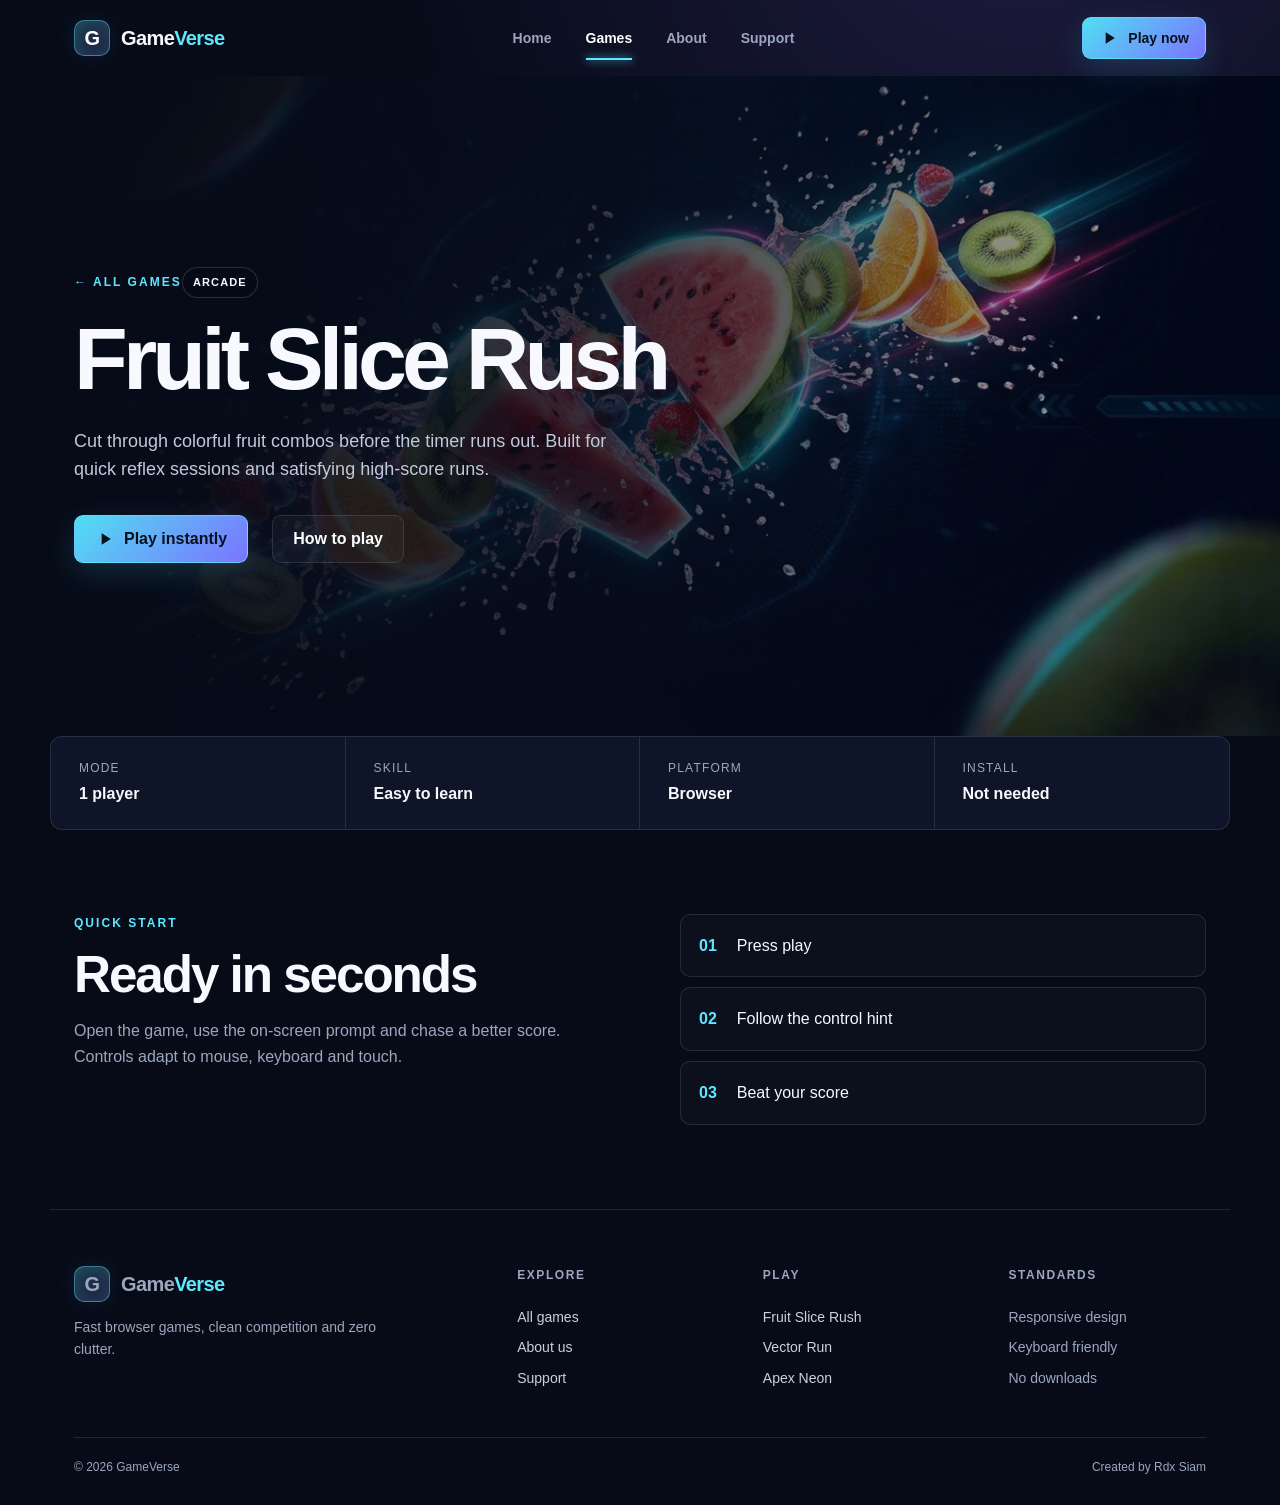
<file: public/detail.html>
<!doctype html><html lang="en"><head><meta charset="utf-8"><meta name="viewport" content="width=device-width,initial-scale=1"><title>Game — GameVerse</title><link rel="stylesheet" href="assets/css/styles.css"></head>
<body><div class="page-shell"><div data-header></div><main data-game-detail></main><div data-footer></div></div><script src="assets/js/data.js"></script><script src="assets/js/app.js"></script></body></html>
</file>
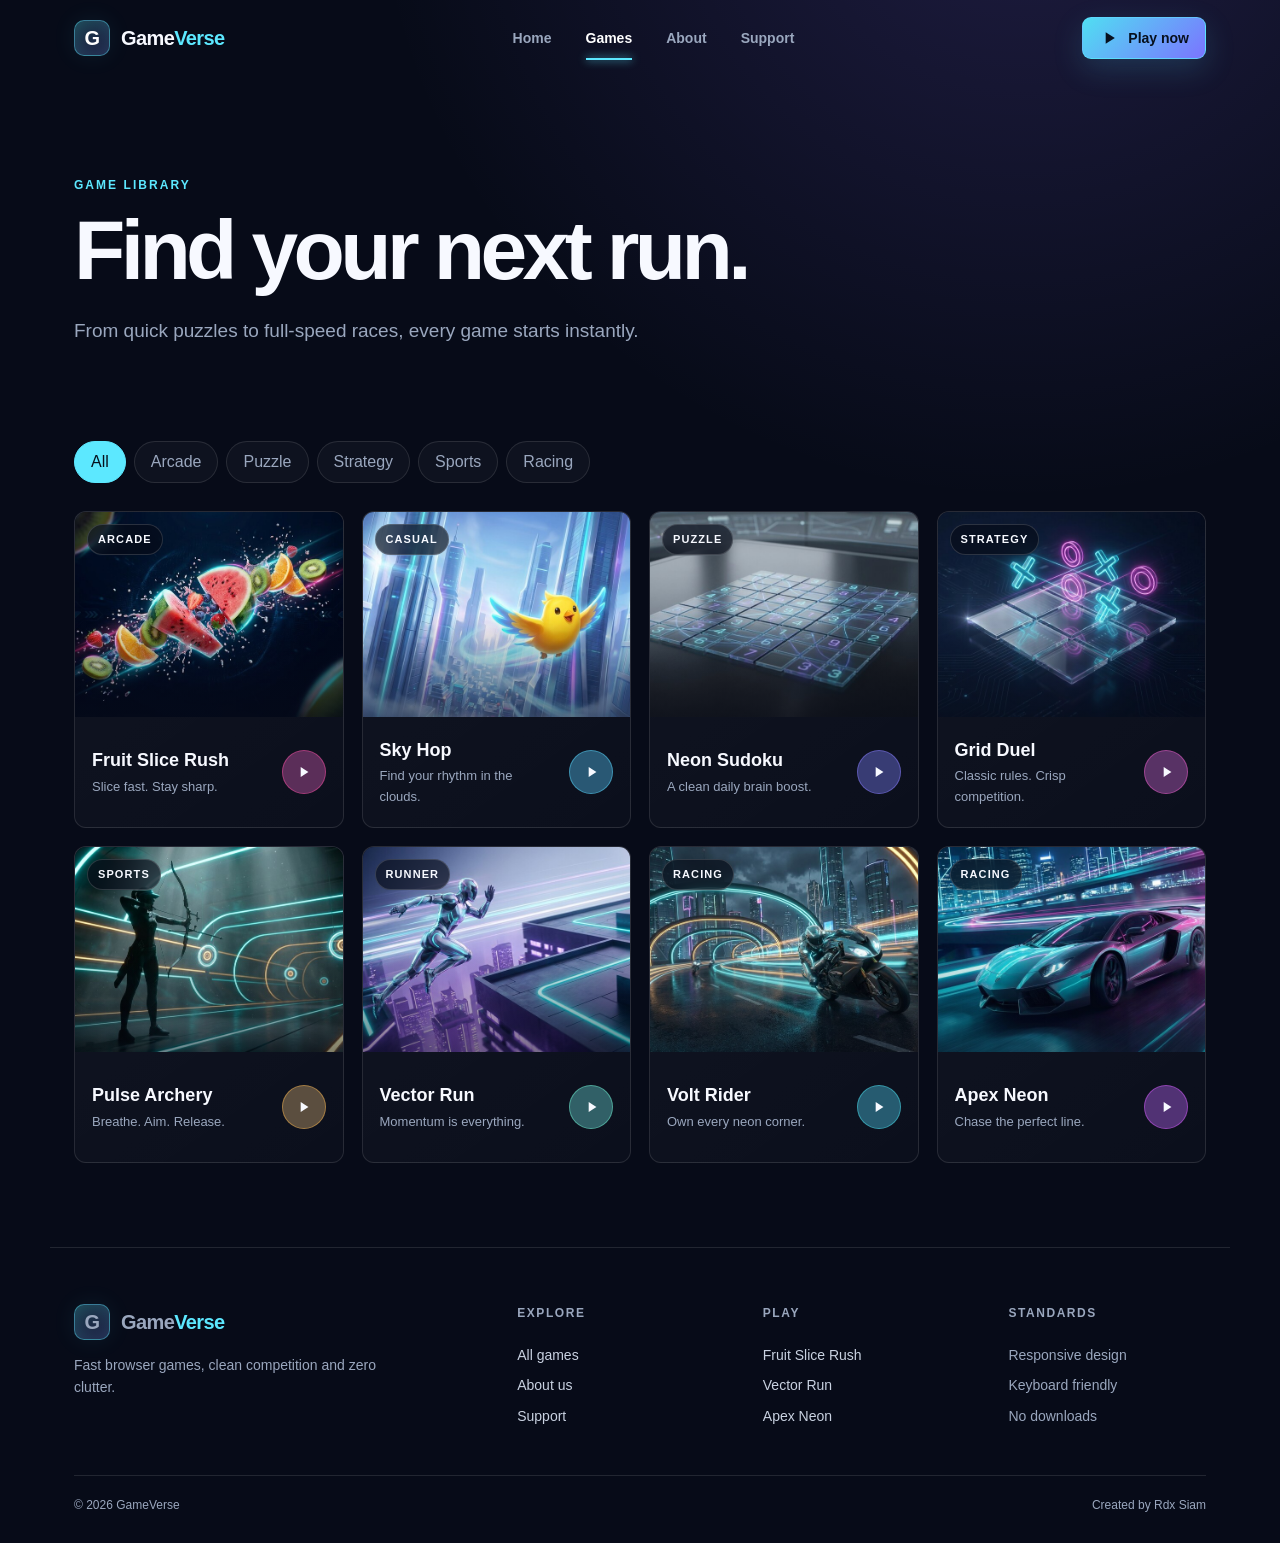
<file: public/games.html>
<!doctype html><html lang="en"><head><meta charset="utf-8"><meta name="viewport" content="width=device-width,initial-scale=1"><title>Games — GameVerse</title><link rel="stylesheet" href="assets/css/styles.css"></head>
<body><div class="page-shell"><div data-header></div><main><section class="page-intro"><p class="eyebrow">Game library</p><h1>Find your next run.</h1><p>From quick puzzles to full-speed races, every game starts instantly.</p></section>
<section class="content-section no-top"><div class="filters" data-filters><button class="active" data-filter="All">All</button><button data-filter="Arcade">Arcade</button><button data-filter="Puzzle">Puzzle</button><button data-filter="Strategy">Strategy</button><button data-filter="Sports">Sports</button><button data-filter="Racing">Racing</button></div><div class="game-grid" data-game-grid></div></section>
</main><div data-footer></div></div><script src="assets/js/data.js"></script><script src="assets/js/app.js"></script></body></html>
</file>
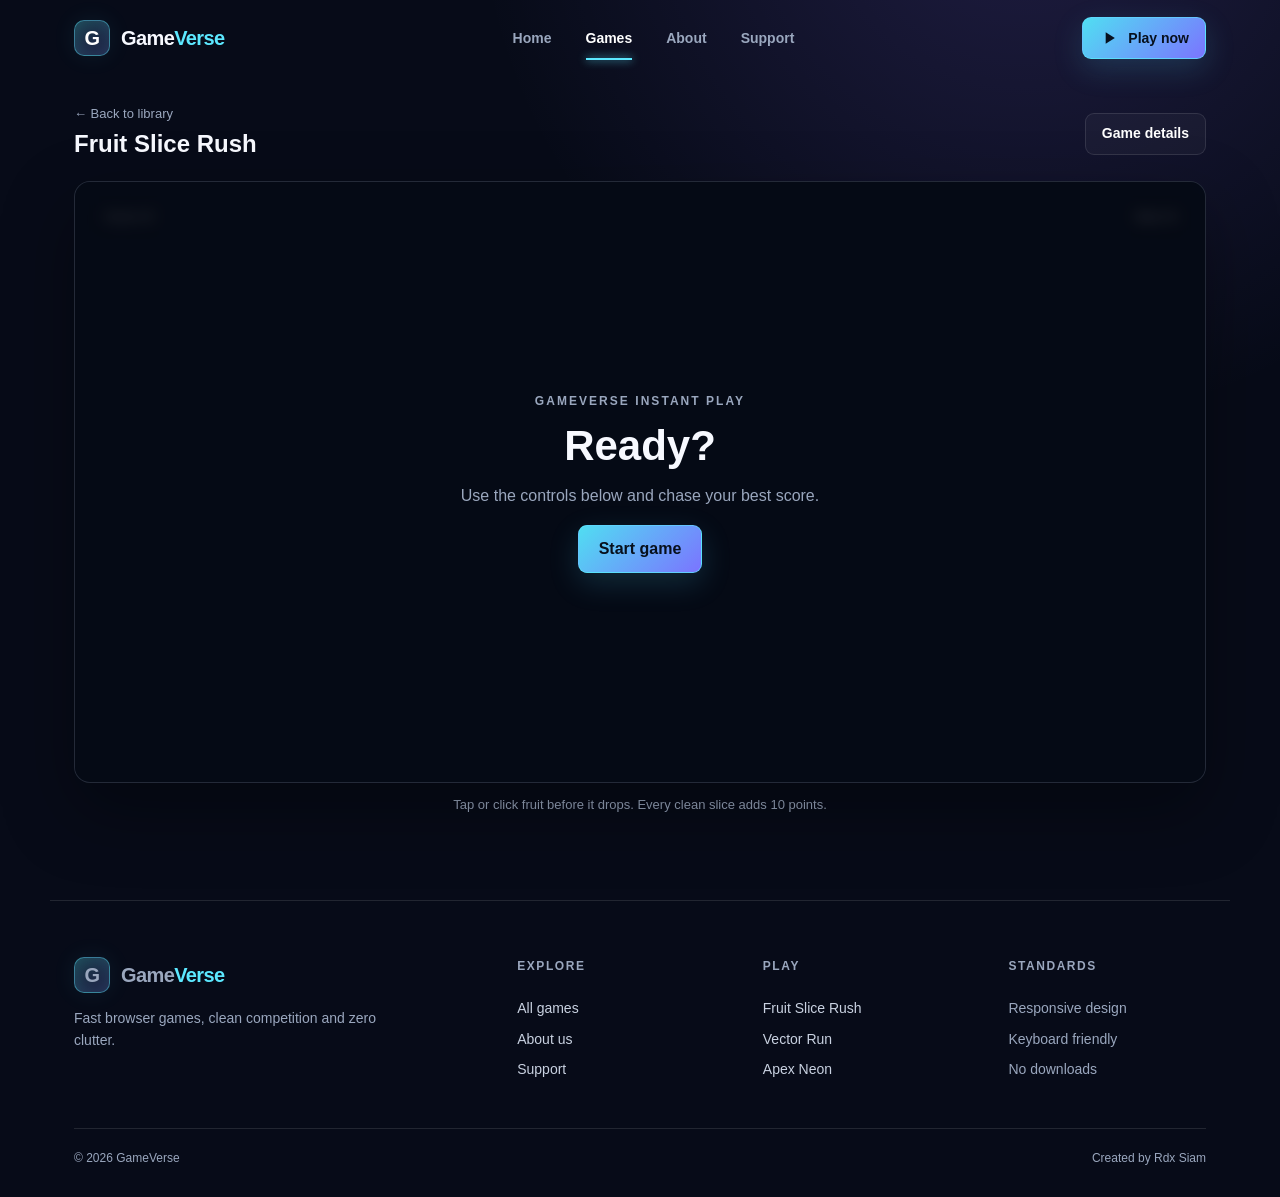
<file: public/play.html>
<!doctype html><html lang="en"><head><meta charset="utf-8"><meta name="viewport" content="width=device-width,initial-scale=1"><title>Play — GameVerse</title><link rel="stylesheet" href="assets/css/styles.css"></head>
<body><div class="page-shell"><div data-header></div><main class="game-stage-page">
<div class="game-stage-top"><div><p><a href="games.html">← Back to library</a></p><h1 data-play-title>Loading game…</h1></div><a class="button button-ghost button-small" data-game-info href="#">Game details</a></div>
<section class="game-stage"><canvas data-game-canvas aria-label="Game area"></canvas><div class="game-hud"><span class="hud-chip">Score: <b data-score>0</b></span><span class="hud-chip">Best: <b data-best>0</b></span></div>
<div class="game-overlay" data-game-overlay><div class="overlay-card"><p class="eyebrow">GameVerse instant play</p><h2 data-overlay-title>Ready?</h2><p data-overlay-copy>Use the controls below and chase your best score.</p><button class="button" data-start>Start game</button></div></div></section>
<p class="control-note" data-controls>Loading controls…</p></main><div data-footer></div></div>
<script src="assets/js/data.js"></script><script src="assets/js/app.js"></script><script src="assets/js/games/engine.js"></script>
<script src="assets/js/games/fruit-slice.js"></script><script src="assets/js/games/sky-hop.js"></script><script src="assets/js/games/sudoku.js"></script><script src="assets/js/games/tic-tac-toe.js"></script><script src="assets/js/games/archery.js"></script><script src="assets/js/games/vector-run.js"></script><script src="assets/js/games/bike-racing.js"></script><script src="assets/js/games/car-racing.js"></script><script src="assets/js/play.js"></script></body></html>
</file>
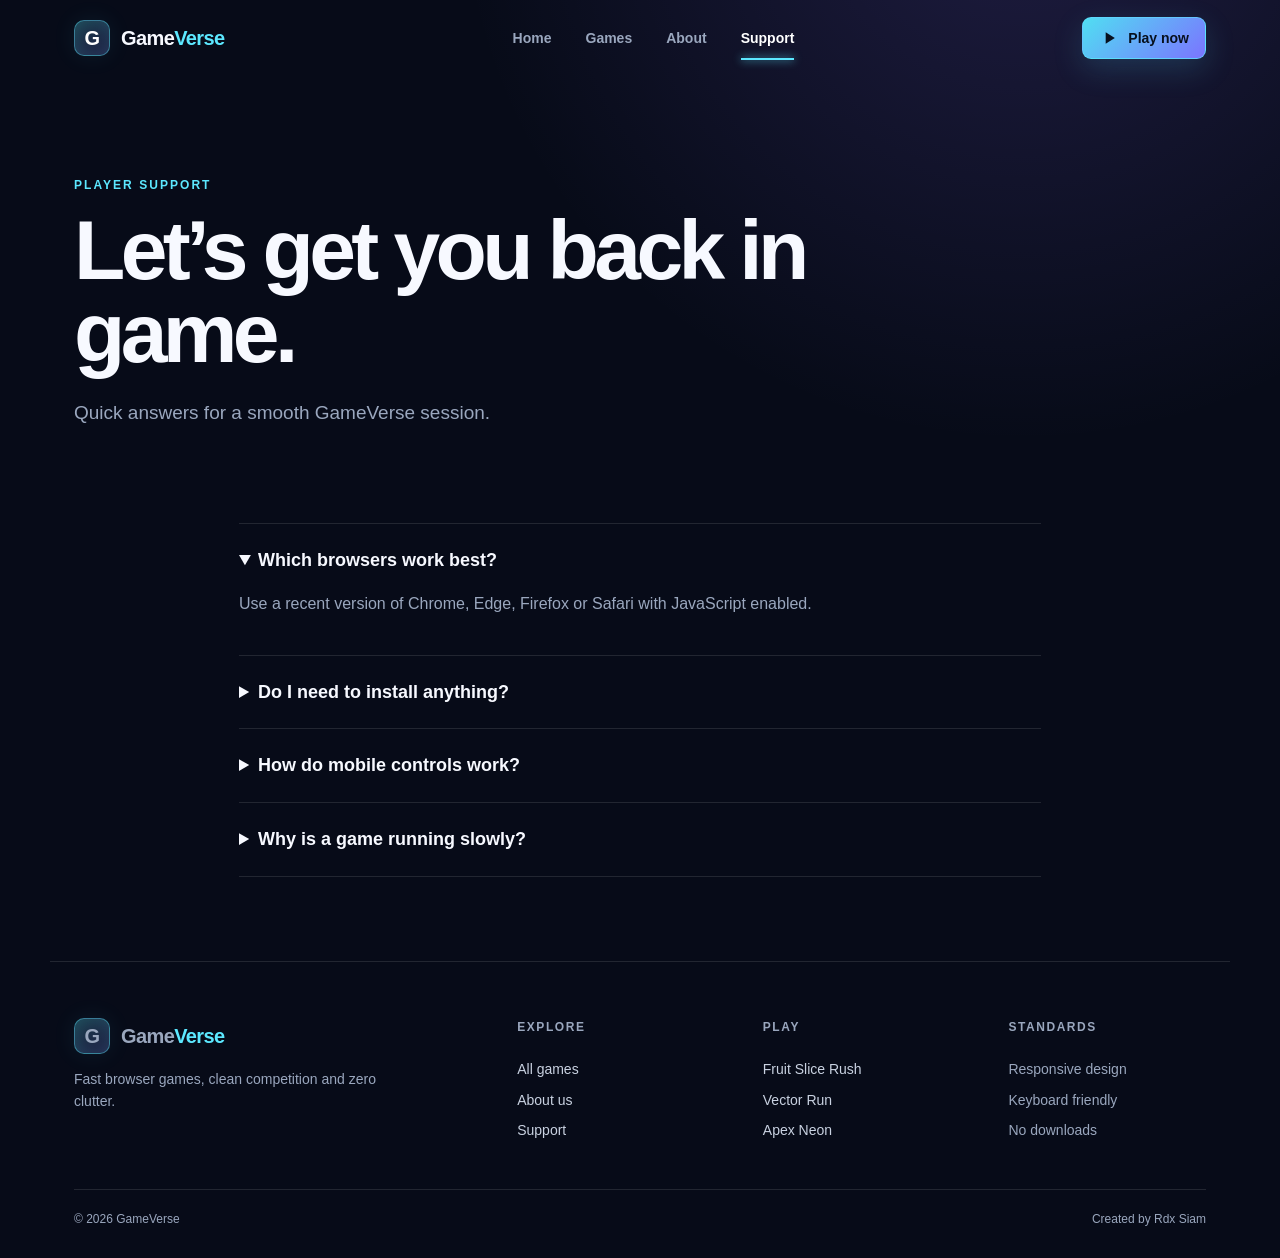
<file: public/support.html>
<!doctype html><html lang="en"><head><meta charset="utf-8"><meta name="viewport" content="width=device-width,initial-scale=1"><title>Support — GameVerse</title><link rel="stylesheet" href="assets/css/styles.css"></head>
<body><div class="page-shell"><div data-header></div><main><section class="page-intro"><p class="eyebrow">Player support</p><h1>Let’s get you back in game.</h1><p>Quick answers for a smooth GameVerse session.</p></section>
<section class="content-section no-top faq"><details open><summary>Which browsers work best?</summary><p>Use a recent version of Chrome, Edge, Firefox or Safari with JavaScript enabled.</p></details><details><summary>Do I need to install anything?</summary><p>No. Every game runs directly in your browser.</p></details><details><summary>How do mobile controls work?</summary><p>Tap or swipe inside the game area. Each game shows its control hint before the round.</p></details><details><summary>Why is a game running slowly?</summary><p>Close unused tabs, disable battery saver during play and reload the page.</p></details></section></main><div data-footer></div></div><script src="assets/js/data.js"></script><script src="assets/js/app.js"></script></body></html>
</file>
<file: assets/css/styles.css>
:root{--bg:#070b18;--surface:#0e1528;--raised:#151e35;--line:rgba(255,255,255,.11);--text:#f7f9ff;--muted:#9aa7be;--cyan:#5ce8ff;--violet:#8b6cff;--pink:#ff57bd;--amber:#ffbd5c;--radius:12px;--max:1180px}
*{box-sizing:border-box}html{scroll-behavior:smooth}body{margin:0;background:radial-gradient(circle at 80% -10%,rgba(139,108,255,.18),transparent 33%),var(--bg);color:var(--text);font:16px/1.6 Inter,Arial,sans-serif;overflow-x:hidden}a{color:inherit;text-decoration:none}button,input{font:inherit}button{cursor:pointer}img{display:block;max-width:100%}svg{width:20px;height:20px;fill:none;stroke:currentColor;stroke-width:1.8;stroke-linecap:round;stroke-linejoin:round}.button svg,.play-icon svg{fill:currentColor;stroke:none}:focus-visible{outline:2px solid var(--cyan);outline-offset:4px}.sr-only{position:absolute;width:1px;height:1px;padding:0;margin:-1px;overflow:hidden;clip:rect(0,0,0,0);white-space:nowrap;border:0}.skip-link{position:fixed;z-index:200;top:10px;left:10px;padding:10px 14px;border-radius:8px;background:#fff;color:#07101d;font-weight:800;transform:translateY(-150%)}.skip-link:focus{transform:none}
.page-shell{min-height:100vh}[data-header]{position:sticky;top:0;z-index:30;background:rgba(7,11,24,.72);border-bottom:1px solid transparent;backdrop-filter:blur(18px);transition:background .25s,border-color .25s,box-shadow .25s}[data-header].scrolled{background:rgba(7,11,24,.9);border-color:var(--line);box-shadow:0 10px 35px rgba(0,0,0,.18)}.site-header{height:76px;max-width:var(--max);margin:auto;padding:0 24px;display:flex;align-items:center;justify-content:space-between;position:relative;z-index:20}.brand{display:flex;align-items:center;gap:11px;font-weight:800;letter-spacing:-.03em;font-size:20px}.brand>span:last-child span{color:var(--cyan)}.brand-mark{width:36px;height:36px;display:grid;place-items:center;border:1px solid rgba(92,232,255,.45);border-radius:10px;background:linear-gradient(145deg,rgba(92,232,255,.22),rgba(139,108,255,.18));box-shadow:inset 0 0 18px rgba(92,232,255,.14),0 0 24px rgba(92,232,255,.08);color:#fff}.desktop-nav{display:flex;align-items:center;gap:34px}.desktop-nav a{color:var(--muted);font-size:14px;font-weight:700;position:relative}.desktop-nav a:hover,.desktop-nav a.active{color:#fff}.desktop-nav a.active:after{content:"";position:absolute;left:0;right:0;bottom:-11px;height:2px;background:var(--cyan);box-shadow:0 0 9px var(--cyan)}.header-actions{display:flex;align-items:center;gap:12px}.menu-button{display:none;background:none;border:0;color:#fff;width:44px;height:44px}.mobile-nav{display:none}
.button{min-height:48px;display:inline-flex;align-items:center;justify-content:center;gap:9px;padding:0 20px;border:1px solid rgba(92,232,255,.65);border-radius:9px;background:linear-gradient(135deg,#50def2,#7b74ff);color:#07101d;font-weight:800;box-shadow:0 10px 30px rgba(75,207,244,.17);transition:transform .2s,box-shadow .2s,filter .2s}.button:hover{transform:translateY(-2px);filter:brightness(1.07);box-shadow:0 14px 36px rgba(75,207,244,.27)}.button-small{min-height:42px;padding:0 16px;font-size:14px}.button-ghost{background:rgba(255,255,255,.035);color:#fff;border-color:var(--line);box-shadow:none}.text-link{display:inline-flex;align-items:center;gap:8px;font-weight:750;color:#dfe7f6}.text-link span{color:var(--cyan);transition:transform .2s}.text-link:hover span{transform:translateX(4px)}
.hero{max-width:var(--max);min-height:670px;margin:auto;padding:52px 24px 72px;display:grid;grid-template-columns:1fr .9fr;gap:64px;align-items:center;position:relative}.hero-glow{position:absolute;width:450px;height:450px;left:-300px;top:70px;background:var(--violet);filter:blur(150px);opacity:.14;pointer-events:none}.eyebrow{margin:0 0 14px;text-transform:uppercase;letter-spacing:.17em;color:var(--cyan);font-size:12px;font-weight:800}.hero h1,.page-intro h1,.detail-copy h1{font-size:clamp(50px,7vw,88px);line-height:.98;letter-spacing:-.055em;margin:0 0 24px}.hero h1 span,.statement h2 span{color:transparent;background:linear-gradient(90deg,var(--cyan),#b08aff,var(--pink));background-clip:text;-webkit-background-clip:text}.hero-copy>p:not(.eyebrow){max-width:590px;color:var(--muted);font-size:18px}.hero-actions{display:flex;align-items:center;gap:24px;margin-top:31px}.hero-stats{display:flex;gap:42px;margin-top:62px}.hero-stats div{display:grid}.hero-stats strong{font-size:24px;line-height:1.1}.hero-stats span{color:var(--muted);font-size:12px;margin-top:5px}.hero-feature{position:relative;height:500px;border-radius:20px;overflow:hidden;border:1px solid var(--line);background:#10172a;isolation:isolate;transform:perspective(1000px) rotateY(-3deg);box-shadow:0 30px 80px rgba(0,0,0,.35)}.hero-feature:after{content:"";position:absolute;inset:0;background:linear-gradient(180deg,transparent 42%,rgba(4,7,15,.92));z-index:1}.hero-feature img{width:100%;height:100%;object-fit:cover;transition:transform .7s}.hero-feature:hover img{transform:scale(1.035)}.hero-feature>div{position:absolute;z-index:2;left:30px;right:30px;bottom:28px}.hero-feature small{color:var(--cyan);text-transform:uppercase;letter-spacing:.14em}.hero-feature h2{margin:4px 0;font-size:36px}.hero-feature div span{color:#d6deed}.live-dot{position:absolute;z-index:2;top:20px;left:20px;padding:7px 12px;border:1px solid rgba(255,255,255,.18);border-radius:20px;background:rgba(5,9,19,.7);backdrop-filter:blur(10px);font-size:12px;font-weight:800}.live-dot:before{content:"";display:inline-block;width:7px;height:7px;border-radius:50%;background:#72e49b;margin-right:7px;box-shadow:0 0 9px #72e49b}
.content-section{max-width:var(--max);margin:auto;padding:84px 24px}.content-section.no-top{padding-top:10px}.section-heading{display:flex;align-items:end;justify-content:space-between;margin-bottom:30px}.section-heading h2,.split h2{font-size:clamp(34px,4vw,52px);line-height:1.08;letter-spacing:-.04em;margin:0}.game-grid{display:grid;grid-template-columns:repeat(4,1fr);gap:18px}.game-card{position:relative;background:linear-gradient(145deg,rgba(255,255,255,.045),rgba(255,255,255,.018));border:1px solid var(--line);border-radius:var(--radius);overflow:hidden;transition:transform .25s,border-color .25s,box-shadow .25s}.game-card:hover{transform:translateY(-6px);border-color:color-mix(in srgb,var(--accent),transparent 40%);box-shadow:0 22px 50px rgba(0,0,0,.25)}.game-art{display:block;height:205px;position:relative;overflow:hidden}.game-art:after{content:"";position:absolute;inset:0;background:linear-gradient(180deg,transparent 50%,rgba(7,11,24,.5))}.game-art img{width:100%;height:100%;object-fit:cover;transition:transform .45s}.game-card:hover .game-art img{transform:scale(1.045)}.game-category{display:inline-flex;width:max-content;padding:6px 10px;border:1px solid rgba(255,255,255,.15);border-radius:20px;background:rgba(7,11,24,.65);backdrop-filter:blur(8px);font-size:11px;font-weight:800;text-transform:uppercase;letter-spacing:.1em}.game-art .game-category{position:absolute;z-index:2;top:12px;left:12px}.favorite-button{position:absolute;z-index:4;top:10px;right:10px;width:38px;height:38px;display:grid;place-items:center;border:1px solid rgba(255,255,255,.16);border-radius:50%;background:rgba(7,11,24,.72);color:#fff;backdrop-filter:blur(9px);opacity:.78;transition:transform .2s,background .2s,color .2s}.favorite-button:hover{opacity:1;transform:scale(1.08)}.favorite-button.saved{background:var(--pink);color:#fff;border-color:var(--pink)}.favorite-button.saved svg{fill:currentColor}.favorite-button svg{width:17px;height:17px}.game-card-body{min-height:110px;padding:17px;display:flex;justify-content:space-between;align-items:center;gap:12px}.game-card h3{font-size:18px;margin:0 0 2px}.game-card p{color:var(--muted);font-size:13px;margin:0}.play-icon{width:44px;height:44px;flex:0 0 auto;display:grid;place-items:center;border-radius:50%;background:color-mix(in srgb,var(--accent),#152039 70%);border:1px solid color-mix(in srgb,var(--accent),transparent 55%);transition:transform .2s}.play-icon:hover{transform:scale(1.08)}.play-icon svg{width:17px}
.statement{max-width:1132px;margin:20px auto 90px;padding:84px;border:1px solid var(--line);border-radius:18px;background:radial-gradient(circle at 80% 20%,rgba(139,108,255,.17),transparent 33%),linear-gradient(140deg,#0e172b,#0b1121);position:relative;overflow:hidden}.statement:after{content:"G";position:absolute;right:50px;top:-78px;font-size:350px;line-height:1;font-weight:900;color:rgba(255,255,255,.025);transform:rotate(8deg)}.statement h2{font-size:clamp(46px,7vw,82px);line-height:1;letter-spacing:-.055em;margin:0;position:relative;z-index:1}.statement>p:not(.eyebrow){max-width:570px;color:var(--muted);font-size:18px;margin:24px 0 30px}.statement.compact{margin-top:0}
.page-intro{max-width:var(--max);margin:auto;padding:100px 24px 66px}.page-intro h1{font-size:clamp(48px,7vw,84px);max-width:800px}.page-intro>p:last-child,.page-intro>div>p:last-child{color:var(--muted);font-size:19px;max-width:650px}.library-intro{display:flex;align-items:end;justify-content:space-between;gap:32px}.surprise-button{flex:0 0 auto;margin-bottom:14px}.library-tools{display:flex;align-items:center;justify-content:space-between;gap:18px;margin-bottom:16px}.game-search{height:50px;max-width:480px;flex:1;display:flex;align-items:center;gap:10px;padding:0 15px;border:1px solid var(--line);border-radius:10px;background:rgba(255,255,255,.035);color:var(--muted);transition:border-color .2s,background .2s}.game-search:focus-within{border-color:rgba(92,232,255,.65);background:rgba(255,255,255,.055)}.game-search input{width:100%;border:0;outline:0;background:transparent;color:#fff}.game-search input::placeholder{color:#77849a}.result-count{color:var(--muted);font-size:13px}.filters{display:flex;gap:8px;flex-wrap:wrap;margin-bottom:28px}.filters button{min-height:42px;padding:0 16px;border-radius:22px;border:1px solid var(--line);background:rgba(255,255,255,.03);color:var(--muted);cursor:pointer}.filters button:hover,.filters button.active{color:#06101c;border-color:var(--cyan);background:var(--cyan)}.empty-games{text-align:center;padding:70px 20px;border:1px dashed var(--line);border-radius:12px;color:var(--muted)}.empty-games span{font-size:40px;color:var(--cyan)}.empty-games h2{color:#fff;margin:8px 0 0}
.continue-section{max-width:1132px;margin:0 auto 70px;padding:30px 34px;display:flex;align-items:center;justify-content:space-between;gap:32px;border:1px solid var(--line);border-radius:14px;background:linear-gradient(120deg,rgba(92,232,255,.07),rgba(139,108,255,.08))}.continue-section h2{margin:0;font-size:30px;letter-spacing:-.035em}.continue-section p:last-child{margin:5px 0 0;color:var(--muted)}.continue-game{min-width:360px;display:grid;grid-template-columns:66px 1fr auto;align-items:center;gap:15px;padding:9px;border:1px solid var(--line);border-radius:11px;background:rgba(5,9,18,.55);transition:transform .2s,border-color .2s}.continue-game:hover{transform:translateX(4px);border-color:rgba(92,232,255,.45)}.continue-game img{width:66px;height:58px;object-fit:cover;border-radius:7px}.continue-game span{display:grid}.continue-game small{color:var(--muted)}.continue-game b{padding:0 12px;color:var(--cyan);font-size:22px}.related-games{padding-top:10px}.not-found{min-height:100vh;padding:24px;display:grid;place-items:center;text-align:center;background:radial-gradient(circle at 50% 40%,rgba(92,232,255,.1),transparent 35%)}.not-found>div{max-width:620px}.not-found .brand-mark{margin:0 auto 30px}.not-found h1{margin:0;font-size:clamp(48px,8vw,86px);line-height:1;letter-spacing:-.055em}.not-found>div>p:not(.eyebrow){color:var(--muted);font-size:18px;margin:20px 0 28px}
.detail-hero{min-height:660px;background-size:cover;background-position:center;display:flex;align-items:center}.detail-copy{width:100%;max-width:var(--max);margin:auto;padding:80px 24px}.detail-copy h1{max-width:700px;margin-top:18px}.detail-copy>p:not(.eyebrow){max-width:570px;color:#c0c9d9;font-size:18px}.detail-copy .game-category{margin-top:18px}.info-strip{max-width:var(--max);margin:0 auto;border:1px solid var(--line);border-radius:12px;display:grid;grid-template-columns:repeat(4,1fr);background:var(--surface)}.info-strip div{padding:22px 28px;border-right:1px solid var(--line);display:grid}.info-strip div:last-child{border:0}.info-strip span{color:var(--muted);font-size:12px;text-transform:uppercase;letter-spacing:.1em}.info-strip strong{margin-top:3px}.split{display:grid;grid-template-columns:1fr 1fr;gap:80px}.split>div>p:last-child{color:var(--muted);max-width:580px}.steps{display:grid;gap:10px}.steps div{display:flex;align-items:center;gap:20px;padding:18px;border:1px solid var(--line);border-radius:10px;background:rgba(255,255,255,.025)}.steps b{color:var(--cyan)}.values{display:grid;grid-template-columns:repeat(3,1fr);gap:18px;padding-top:10px}.values article{padding:32px;border:1px solid var(--line);border-radius:12px;background:var(--surface)}.values b{color:var(--cyan)}.values h2{font-size:30px;margin:28px 0 8px}.values p{color:var(--muted)}.faq{max-width:850px}.faq details{border-top:1px solid var(--line);padding:22px 0}.faq details:last-child{border-bottom:1px solid var(--line)}.faq summary{font-weight:800;font-size:18px;cursor:pointer}.faq p{color:var(--muted);max-width:680px}
.site-footer{max-width:var(--max);margin:0 auto;padding:56px 24px 28px;border-top:1px solid var(--line);display:grid;grid-template-columns:2fr repeat(3,1fr);gap:48px}.site-footer h3{font-size:12px;text-transform:uppercase;letter-spacing:.13em;color:var(--muted);margin:0 0 13px}.site-footer>div:not(.footer-lead):not(.footer-bottom){display:flex;flex-direction:column;gap:8px;font-size:14px}.site-footer>div a{color:#c9d2e1}.site-footer>div a:hover{color:var(--cyan)}.site-footer>div span{color:var(--muted)}.footer-lead p{color:var(--muted);max-width:330px;font-size:14px}.footer-bottom{grid-column:1/-1;display:flex;justify-content:space-between;border-top:1px solid var(--line);padding-top:20px;font-size:12px;color:var(--muted)}
.loader{position:fixed;inset:0;z-index:100;display:flex;flex-direction:column;align-items:center;justify-content:center;background:#060a15;transition:opacity .5s,visibility .5s}.loader.done{opacity:0;visibility:hidden}.loader-core{width:84px;height:84px;border-radius:24px;display:grid;place-items:center;border:1px solid rgba(92,232,255,.5);background:linear-gradient(145deg,rgba(92,232,255,.16),rgba(139,108,255,.16));box-shadow:0 0 50px rgba(92,232,255,.18);animation:loaderPulse 1s ease-in-out infinite}.loader-core:after{content:"";position:absolute;width:102px;height:102px;border:1px solid rgba(139,108,255,.2);border-radius:30px;animation:loaderSpin 2.4s linear infinite}.loader-core span{font-size:42px;font-weight:900}.loader strong{margin-top:22px;font-size:24px;letter-spacing:-.03em}.loader small{color:var(--muted);margin-top:4px}.game-stage-page{min-height:calc(100vh - 76px);max-width:var(--max);margin:auto;padding:28px 24px 60px}.game-stage-top{display:flex;align-items:center;justify-content:space-between;margin-bottom:18px}.game-stage-top h1{font-size:24px;margin:0}.game-stage-top p{margin:0;color:var(--muted);font-size:13px}.game-stage{position:relative;min-height:600px;border:1px solid var(--line);border-radius:16px;background:#09101f;overflow:hidden;box-shadow:0 28px 70px rgba(0,0,0,.35)}.game-stage canvas{width:100%;height:600px;display:block;touch-action:none}.game-hud{position:absolute;z-index:3;top:16px;left:16px;right:16px;display:flex;justify-content:space-between;pointer-events:none}.hud-chip{padding:8px 12px;border:1px solid var(--line);border-radius:8px;background:rgba(5,9,18,.7);backdrop-filter:blur(8px);font-size:13px}.game-overlay{position:absolute;z-index:5;inset:0;display:grid;place-items:center;background:rgba(5,9,18,.72);backdrop-filter:blur(8px)}.game-overlay.hidden{display:none}.overlay-card{text-align:center;max-width:440px;padding:34px}.overlay-card h2{font-size:42px;line-height:1;margin:0 0 12px}.overlay-card p{color:var(--muted)}.control-note{text-align:center;color:var(--muted);font-size:13px;margin-top:12px}
@keyframes loaderSpin{to{transform:rotate(360deg)}}@keyframes loaderPulse{50%{transform:scale(1.04);box-shadow:0 0 65px rgba(92,232,255,.26)}}@media(prefers-reduced-motion:reduce){*,*:before,*:after{animation-duration:.01ms!important;transition-duration:.01ms!important;scroll-behavior:auto!important}}
@media(max-width:900px){.desktop-nav,.header-actions .button{display:none}.menu-button{display:grid;place-items:center}.mobile-nav{position:absolute;z-index:15;left:16px;right:16px;top:70px;padding:12px;border:1px solid var(--line);border-radius:12px;background:rgba(9,14,28,.96);backdrop-filter:blur(16px);transform:translateY(-10px);opacity:0;pointer-events:none;transition:.2s}.mobile-nav.open{display:grid;opacity:1;transform:none;pointer-events:auto}.mobile-nav a{padding:12px;border-radius:8px}.mobile-nav a:hover{background:var(--raised)}.hero{grid-template-columns:1fr;gap:30px;padding-top:72px}.hero-feature{height:420px;transform:none}.game-grid{grid-template-columns:repeat(2,1fr)}.statement{margin-left:24px;margin-right:24px;padding:60px 40px}.split{grid-template-columns:1fr;gap:35px}.continue-section{margin-left:24px;margin-right:24px;align-items:stretch;flex-direction:column}.continue-game{min-width:0}.site-footer{grid-template-columns:2fr 1fr 1fr}.site-footer>div:nth-child(4){display:none!important}}
@media(max-width:600px){.site-header{height:66px;padding:0 18px}.hero{padding:48px 18px 58px;min-height:auto}.hero h1{font-size:49px}.hero-copy>p:not(.eyebrow){font-size:16px}.hero-actions{align-items:flex-start;flex-direction:column;gap:18px}.hero-stats{gap:26px;margin-top:42px}.hero-feature{height:350px}.content-section,.page-intro,.detail-copy{padding-left:18px;padding-right:18px}.section-heading{align-items:start;gap:18px}.section-heading .text-link{display:none}.game-grid{grid-template-columns:1fr}.game-art{height:240px}.statement{margin:0 18px 60px;padding:45px 24px}.statement:after{display:none}.statement h2{font-size:44px}.page-intro{padding-top:64px}.library-intro{align-items:flex-start;flex-direction:column}.surprise-button{margin-top:-35px}.library-tools{align-items:flex-start;flex-direction:column}.game-search{width:100%;max-width:none}.continue-section{margin:0 18px 60px;padding:24px 20px}.continue-section h2{font-size:26px}.continue-game{grid-template-columns:58px 1fr auto}.continue-game img{width:58px;height:54px}.info-strip{margin:0 18px;grid-template-columns:1fr 1fr}.info-strip div:nth-child(2){border-right:0}.info-strip div:nth-child(-n+2){border-bottom:1px solid var(--line)}.values{grid-template-columns:1fr}.site-footer{grid-template-columns:1fr 1fr;padding-left:18px;padding-right:18px}.footer-lead,.footer-bottom{grid-column:1/-1}.footer-bottom{gap:20px;flex-direction:column}.game-stage-page{padding:18px 12px 40px}.game-stage{min-height:520px}.game-stage canvas{height:520px}.game-stage-top{align-items:flex-start;gap:8px;flex-direction:column}.overlay-card h2{font-size:34px}}

/* 2026 neon experience layer */
:root{--neon-purple:#a855f7;--electric-purple:#7c3aed;--hot-purple:#d946ef;--rgb-blue:#38bdf8;--deep-purple:#090316}
body{min-height:100vh;min-height:100dvh;background:radial-gradient(circle at 12% 10%,rgba(56,189,248,.13),transparent 27%),radial-gradient(circle at 88% 8%,rgba(217,70,239,.17),transparent 30%),radial-gradient(circle at 50% 68%,rgba(124,58,237,.12),transparent 42%),linear-gradient(145deg,#050712 0%,#0c0620 47%,#080314 100%);background-attachment:fixed}
body:before{content:"";position:fixed;z-index:-1;inset:0;pointer-events:none;background-image:linear-gradient(rgba(168,85,247,.025) 1px,transparent 1px),linear-gradient(90deg,rgba(56,189,248,.022) 1px,transparent 1px);background-size:56px 56px;mask-image:linear-gradient(to bottom,black,transparent 85%)}
.page-shell{min-height:100vh;min-height:100dvh;display:flex;flex-direction:column}.page-shell>main{width:100%;flex:1 0 auto}.page-shell>[data-footer]{margin-top:auto}
[data-header]{background:rgba(7,4,20,.74)}[data-header].scrolled{background:rgba(7,4,20,.92);border-color:rgba(168,85,247,.22)}
.brand-mark{background:linear-gradient(145deg,rgba(56,189,248,.24),rgba(168,85,247,.32));border-color:rgba(192,132,252,.55);box-shadow:inset 0 0 20px rgba(168,85,247,.2),0 0 28px rgba(124,58,237,.13)}
.button{border-color:rgba(216,180,254,.62);background:linear-gradient(120deg,#3dd9ff,#8b5cf6 52%,#d946ef);box-shadow:0 12px 36px rgba(126,58,237,.26)}
.hero-upgraded{padding-top:68px}.hero-upgraded:after{content:"";position:absolute;right:5%;top:8%;width:290px;height:290px;border:1px solid rgba(168,85,247,.12);border-radius:50%;box-shadow:0 0 100px rgba(168,85,247,.08);pointer-events:none}.status-line{display:flex;align-items:center;gap:9px;width:max-content;margin-bottom:24px;padding:7px 10px;border:1px solid rgba(255,255,255,.1);border-radius:22px;background:rgba(255,255,255,.035);color:#cbd4e5;font-size:12px;font-weight:700}.status-line span{width:7px;height:7px;border-radius:50%;background:#6ff6b2;box-shadow:0 0 10px #6ff6b2}.hero-trust{display:flex;gap:20px;margin-top:34px;color:#7f8ba3;font-size:10px;letter-spacing:.15em;font-weight:800}.hero-trust span{padding-left:14px;position:relative}.hero-trust span:before{content:"";position:absolute;left:0;top:6px;width:5px;height:5px;border:1px solid var(--neon-purple);transform:rotate(45deg)}
.genre-rail{max-width:1132px;margin:0 auto 24px;padding:17px 24px;display:flex;align-items:center;justify-content:space-between;border:1px solid rgba(168,85,247,.18);border-radius:10px;background:linear-gradient(90deg,rgba(56,189,248,.04),rgba(168,85,247,.08),rgba(217,70,239,.04));color:#aab5c9;font-size:11px;letter-spacing:.18em;font-weight:800}.genre-rail i{color:var(--neon-purple);font-size:8px}.section-subcopy{max-width:600px;margin:10px 0 0;color:var(--muted)}
.experience-grid{max-width:1132px;margin:0 auto 70px;display:grid;grid-template-columns:repeat(3,1fr);gap:1px;border:1px solid rgba(168,85,247,.2);border-radius:14px;overflow:hidden;background:rgba(168,85,247,.2)}.experience-grid article{min-height:170px;padding:28px;display:flex;gap:18px;background:rgba(9,7,24,.94)}.experience-grid article>span{color:#c084fc;font-size:12px;font-weight:800}.experience-grid h3{margin:0 0 8px;font-size:19px}.experience-grid p{margin:0;color:var(--muted);font-size:14px}.home-cta{background:radial-gradient(circle at 80% 20%,rgba(217,70,239,.19),transparent 34%),radial-gradient(circle at 18% 80%,rgba(56,189,248,.1),transparent 35%),linear-gradient(140deg,#100929,#0b071c)}
.page-intro h1 span,.about-hero h1 span,.support-hero h1 span{color:transparent;background:linear-gradient(90deg,#5ee7ff,#a78bfa,#f05bd8);background-clip:text;-webkit-background-clip:text}.about-hero,.support-hero{display:grid;grid-template-columns:1.3fr .7fr;gap:80px;align-items:center}.about-orbit{width:330px;height:330px;margin-left:auto;position:relative;display:grid;place-items:center;border:1px solid rgba(168,85,247,.24);border-radius:50%;box-shadow:inset 0 0 70px rgba(124,58,237,.08),0 0 70px rgba(124,58,237,.08)}.about-orbit:before,.about-orbit:after{content:"";position:absolute;border:1px solid rgba(56,189,248,.14);border-radius:50%}.about-orbit:before{inset:38px}.about-orbit:after{inset:82px}.orbit-core{position:relative;z-index:2;width:86px;height:86px;display:grid;place-items:center;border-radius:24px;background:linear-gradient(145deg,#22d3ee,#8b5cf6,#d946ef);color:#fff;font-size:38px;font-weight:900;box-shadow:0 0 45px rgba(168,85,247,.35)}.about-orbit span{position:absolute;padding:6px 10px;border:1px solid var(--line);border-radius:20px;background:#0b071b;color:#bfc9da;font-size:10px;letter-spacing:.12em}.orbit-one{top:28px}.orbit-two{right:-12px;bottom:80px}.orbit-three{left:-10px;bottom:80px}.about-metrics{max-width:1132px;margin:0 auto 28px;display:grid;grid-template-columns:repeat(4,1fr);border:1px solid rgba(168,85,247,.18);border-radius:12px;background:rgba(255,255,255,.025)}.about-metrics div{padding:24px 28px;border-right:1px solid var(--line);display:grid}.about-metrics div:last-child{border:0}.about-metrics strong{font-size:30px}.about-metrics span{color:var(--muted);font-size:12px}.principles{max-width:1132px;margin:0 auto 82px;padding:62px;display:grid;grid-template-columns:.8fr 1.2fr;gap:80px;border:1px solid rgba(168,85,247,.18);border-radius:16px;background:linear-gradient(145deg,rgba(168,85,247,.08),rgba(56,189,248,.025))}.principles h2{margin:0;font-size:46px;line-height:1.05;letter-spacing:-.045em}.principle-list{display:grid;gap:0}.principle-list article{padding:20px 0;border-bottom:1px solid var(--line)}.principle-list article:first-child{padding-top:0}.principle-list article:last-child{border:0;padding-bottom:0}.principle-list span{font-weight:800}.principle-list p{margin:4px 0 0;color:var(--muted)}
.status-card{padding:26px;border:1px solid rgba(168,85,247,.26);border-radius:14px;background:linear-gradient(145deg,rgba(168,85,247,.11),rgba(56,189,248,.035));box-shadow:0 24px 60px rgba(0,0,0,.2)}.status-card>span{display:flex;align-items:center;gap:9px;color:#aaf0cb;font-size:12px;font-weight:800;text-transform:uppercase;letter-spacing:.1em}.status-card i{width:8px;height:8px;border-radius:50%;background:#65efaa;box-shadow:0 0 12px #65efaa}.status-card strong{display:block;margin:22px 0 5px;font-size:25px}.status-card p{margin:0;color:var(--muted);font-size:14px}.support-shortcuts{max-width:1132px;margin:0 auto 76px;display:grid;grid-template-columns:repeat(3,1fr);gap:16px}.support-shortcuts article{padding:28px;border:1px solid var(--line);border-radius:12px;background:rgba(255,255,255,.025)}.support-shortcuts article>span{width:42px;height:42px;display:grid;place-items:center;border-radius:10px;background:rgba(168,85,247,.12);color:#d8b4fe;font-size:9px;font-weight:900;letter-spacing:.06em}.support-shortcuts h2{font-size:19px;margin:22px 0 7px}.support-shortcuts p{margin:0;color:var(--muted);font-size:14px}.device-support{max-width:1132px;margin:0 auto 30px;padding:56px;display:grid;grid-template-columns:1fr 1fr;gap:80px;border:1px solid rgba(56,189,248,.16);border-radius:16px;background:radial-gradient(circle at 80% 50%,rgba(56,189,248,.08),transparent 35%),rgba(255,255,255,.02)}.device-support h2{font-size:44px;line-height:1.05;letter-spacing:-.04em;margin:0}.device-support>div>p:last-child{color:var(--muted)}.device-list{display:grid}.device-list span{padding:14px 0;display:flex;justify-content:space-between;border-bottom:1px solid var(--line);font-weight:700}.device-list b{color:#9da9bf;font-size:12px;font-weight:600}
.game-stage-page{min-height:calc(100dvh - 76px);display:flex;flex-direction:column}.game-stage{flex:1;min-height:420px;height:clamp(420px,calc(100dvh - 245px),720px);border-color:rgba(168,85,247,.3);background:linear-gradient(145deg,#071221,#140620);box-shadow:0 28px 80px rgba(0,0,0,.4),0 0 50px rgba(124,58,237,.08)}.game-stage canvas{height:100%;min-height:420px}.game-overlay{background:rgba(5,3,16,.7)}
@media(max-width:900px){.experience-grid{margin-left:24px;margin-right:24px;grid-template-columns:1fr}.experience-grid article{min-height:0}.about-hero,.support-hero{grid-template-columns:1fr}.about-orbit{margin:0 auto}.about-metrics{margin-left:24px;margin-right:24px;grid-template-columns:1fr 1fr}.about-metrics div:nth-child(2){border-right:0}.about-metrics div:nth-child(-n+2){border-bottom:1px solid var(--line)}.principles{margin-left:24px;margin-right:24px;padding:44px;grid-template-columns:1fr;gap:38px}.support-shortcuts{margin-left:24px;margin-right:24px;grid-template-columns:1fr}.device-support{margin-left:24px;margin-right:24px;grid-template-columns:1fr;gap:35px}.genre-rail{margin-left:24px;margin-right:24px;overflow:hidden;gap:28px;justify-content:flex-start}}
@media(max-width:600px){.hero-trust{gap:12px;flex-wrap:wrap}.genre-rail{margin-left:18px;margin-right:18px;padding:14px 16px;flex-wrap:wrap;justify-content:center;gap:10px 18px;overflow:visible}.genre-rail span{font-size:9px}.experience-grid{margin-left:18px;margin-right:18px}.about-hero,.support-hero{gap:38px}.about-orbit{width:260px;height:260px}.about-metrics{margin-left:18px;margin-right:18px}.about-metrics div{padding:19px}.principles{margin-left:18px;margin-right:18px;padding:34px 24px}.principles h2,.device-support h2{font-size:36px}.support-shortcuts,.device-support{margin-left:18px;margin-right:18px}.device-support{padding:34px 24px}.device-list span{align-items:flex-start;gap:14px;flex-direction:column}.game-stage-page{min-height:calc(100dvh - 66px)}.game-stage{height:clamp(430px,calc(100dvh - 205px),620px);min-height:430px}.game-stage canvas{min-height:430px}}
</file>
<file: public/assets/css/styles.css>
:root{--bg:#070b18;--surface:#0e1528;--raised:#151e35;--line:rgba(255,255,255,.11);--text:#f7f9ff;--muted:#9aa7be;--cyan:#5ce8ff;--violet:#8b6cff;--pink:#ff57bd;--amber:#ffbd5c;--radius:12px;--max:1180px}
*{box-sizing:border-box}html{scroll-behavior:smooth}body{margin:0;background:radial-gradient(circle at 80% -10%,rgba(139,108,255,.18),transparent 33%),var(--bg);color:var(--text);font:16px/1.6 Inter,Arial,sans-serif;overflow-x:hidden}a{color:inherit;text-decoration:none}button{font:inherit}img{display:block;max-width:100%}svg{width:20px;height:20px;fill:none;stroke:currentColor;stroke-width:1.8;stroke-linecap:round;stroke-linejoin:round}.button svg,.play-icon svg{fill:currentColor;stroke:none}
.page-shell{min-height:100vh}.site-header{height:76px;max-width:var(--max);margin:auto;padding:0 24px;display:flex;align-items:center;justify-content:space-between;position:relative;z-index:20}.brand{display:flex;align-items:center;gap:11px;font-weight:800;letter-spacing:-.03em;font-size:20px}.brand>span:last-child span{color:var(--cyan)}.brand-mark{width:36px;height:36px;display:grid;place-items:center;border:1px solid rgba(92,232,255,.45);border-radius:10px;background:linear-gradient(145deg,rgba(92,232,255,.22),rgba(139,108,255,.18));box-shadow:inset 0 0 18px rgba(92,232,255,.14),0 0 24px rgba(92,232,255,.08);color:#fff}.desktop-nav{display:flex;align-items:center;gap:34px}.desktop-nav a{color:var(--muted);font-size:14px;font-weight:700;position:relative}.desktop-nav a:hover,.desktop-nav a.active{color:#fff}.desktop-nav a.active:after{content:"";position:absolute;left:0;right:0;bottom:-11px;height:2px;background:var(--cyan);box-shadow:0 0 9px var(--cyan)}.header-actions{display:flex;align-items:center;gap:12px}.menu-button{display:none;background:none;border:0;color:#fff;width:44px;height:44px}.mobile-nav{display:none}
.button{min-height:48px;display:inline-flex;align-items:center;justify-content:center;gap:9px;padding:0 20px;border:1px solid rgba(92,232,255,.65);border-radius:9px;background:linear-gradient(135deg,#50def2,#7b74ff);color:#07101d;font-weight:800;box-shadow:0 10px 30px rgba(75,207,244,.17);transition:transform .2s,box-shadow .2s,filter .2s}.button:hover{transform:translateY(-2px);filter:brightness(1.07);box-shadow:0 14px 36px rgba(75,207,244,.27)}.button-small{min-height:42px;padding:0 16px;font-size:14px}.button-ghost{background:rgba(255,255,255,.035);color:#fff;border-color:var(--line);box-shadow:none}.text-link{display:inline-flex;align-items:center;gap:8px;font-weight:750;color:#dfe7f6}.text-link span{color:var(--cyan);transition:transform .2s}.text-link:hover span{transform:translateX(4px)}
.hero{max-width:var(--max);min-height:670px;margin:auto;padding:52px 24px 72px;display:grid;grid-template-columns:1fr .9fr;gap:64px;align-items:center;position:relative}.hero-glow{position:absolute;width:450px;height:450px;left:-300px;top:70px;background:var(--violet);filter:blur(150px);opacity:.14;pointer-events:none}.eyebrow{margin:0 0 14px;text-transform:uppercase;letter-spacing:.17em;color:var(--cyan);font-size:12px;font-weight:800}.hero h1,.page-intro h1,.detail-copy h1{font-size:clamp(50px,7vw,88px);line-height:.98;letter-spacing:-.055em;margin:0 0 24px}.hero h1 span,.statement h2 span{color:transparent;background:linear-gradient(90deg,var(--cyan),#b08aff,var(--pink));background-clip:text;-webkit-background-clip:text}.hero-copy>p:not(.eyebrow){max-width:590px;color:var(--muted);font-size:18px}.hero-actions{display:flex;align-items:center;gap:24px;margin-top:31px}.hero-stats{display:flex;gap:42px;margin-top:62px}.hero-stats div{display:grid}.hero-stats strong{font-size:24px;line-height:1.1}.hero-stats span{color:var(--muted);font-size:12px;margin-top:5px}.hero-feature{position:relative;height:500px;border-radius:20px;overflow:hidden;border:1px solid var(--line);background:#10172a;isolation:isolate;transform:perspective(1000px) rotateY(-3deg);box-shadow:0 30px 80px rgba(0,0,0,.35)}.hero-feature:after{content:"";position:absolute;inset:0;background:linear-gradient(180deg,transparent 42%,rgba(4,7,15,.92));z-index:1}.hero-feature img{width:100%;height:100%;object-fit:cover;transition:transform .7s}.hero-feature:hover img{transform:scale(1.035)}.hero-feature>div{position:absolute;z-index:2;left:30px;right:30px;bottom:28px}.hero-feature small{color:var(--cyan);text-transform:uppercase;letter-spacing:.14em}.hero-feature h2{margin:4px 0;font-size:36px}.hero-feature div span{color:#d6deed}.live-dot{position:absolute;z-index:2;top:20px;left:20px;padding:7px 12px;border:1px solid rgba(255,255,255,.18);border-radius:20px;background:rgba(5,9,19,.7);backdrop-filter:blur(10px);font-size:12px;font-weight:800}.live-dot:before{content:"";display:inline-block;width:7px;height:7px;border-radius:50%;background:#72e49b;margin-right:7px;box-shadow:0 0 9px #72e49b}
.content-section{max-width:var(--max);margin:auto;padding:84px 24px}.content-section.no-top{padding-top:10px}.section-heading{display:flex;align-items:end;justify-content:space-between;margin-bottom:30px}.section-heading h2,.split h2{font-size:clamp(34px,4vw,52px);line-height:1.08;letter-spacing:-.04em;margin:0}.game-grid{display:grid;grid-template-columns:repeat(4,1fr);gap:18px}.game-card{background:linear-gradient(145deg,rgba(255,255,255,.045),rgba(255,255,255,.018));border:1px solid var(--line);border-radius:var(--radius);overflow:hidden;transition:transform .25s,border-color .25s,box-shadow .25s}.game-card:hover{transform:translateY(-6px);border-color:color-mix(in srgb,var(--accent),transparent 40%);box-shadow:0 22px 50px rgba(0,0,0,.25)}.game-art{display:block;height:205px;position:relative;overflow:hidden}.game-art:after{content:"";position:absolute;inset:0;background:linear-gradient(180deg,transparent 50%,rgba(7,11,24,.5))}.game-art img{width:100%;height:100%;object-fit:cover;transition:transform .45s}.game-card:hover .game-art img{transform:scale(1.045)}.game-category{display:inline-flex;width:max-content;padding:6px 10px;border:1px solid rgba(255,255,255,.15);border-radius:20px;background:rgba(7,11,24,.65);backdrop-filter:blur(8px);font-size:11px;font-weight:800;text-transform:uppercase;letter-spacing:.1em}.game-art .game-category{position:absolute;z-index:2;top:12px;left:12px}.game-card-body{min-height:110px;padding:17px;display:flex;justify-content:space-between;align-items:center;gap:12px}.game-card h3{font-size:18px;margin:0 0 2px}.game-card p{color:var(--muted);font-size:13px;margin:0}.play-icon{width:44px;height:44px;flex:0 0 auto;display:grid;place-items:center;border-radius:50%;background:color-mix(in srgb,var(--accent),#152039 70%);border:1px solid color-mix(in srgb,var(--accent),transparent 55%);transition:transform .2s}.play-icon:hover{transform:scale(1.08)}.play-icon svg{width:17px}
.statement{max-width:1132px;margin:20px auto 90px;padding:84px;border:1px solid var(--line);border-radius:18px;background:radial-gradient(circle at 80% 20%,rgba(139,108,255,.17),transparent 33%),linear-gradient(140deg,#0e172b,#0b1121);position:relative;overflow:hidden}.statement:after{content:"G";position:absolute;right:50px;top:-78px;font-size:350px;line-height:1;font-weight:900;color:rgba(255,255,255,.025);transform:rotate(8deg)}.statement h2{font-size:clamp(46px,7vw,82px);line-height:1;letter-spacing:-.055em;margin:0;position:relative;z-index:1}.statement>p:not(.eyebrow){max-width:570px;color:var(--muted);font-size:18px;margin:24px 0 30px}.statement.compact{margin-top:0}
.page-intro{max-width:var(--max);margin:auto;padding:100px 24px 66px}.page-intro h1{font-size:clamp(48px,7vw,84px);max-width:800px}.page-intro>p:last-child{color:var(--muted);font-size:19px;max-width:650px}.filters{display:flex;gap:8px;flex-wrap:wrap;margin-bottom:28px}.filters button{min-height:42px;padding:0 16px;border-radius:22px;border:1px solid var(--line);background:rgba(255,255,255,.03);color:var(--muted);cursor:pointer}.filters button:hover,.filters button.active{color:#06101c;border-color:var(--cyan);background:var(--cyan)}
.detail-hero{min-height:660px;background-size:cover;background-position:center;display:flex;align-items:center}.detail-copy{width:100%;max-width:var(--max);margin:auto;padding:80px 24px}.detail-copy h1{max-width:700px;margin-top:18px}.detail-copy>p:not(.eyebrow){max-width:570px;color:#c0c9d9;font-size:18px}.detail-copy .game-category{margin-top:18px}.info-strip{max-width:var(--max);margin:0 auto;border:1px solid var(--line);border-radius:12px;display:grid;grid-template-columns:repeat(4,1fr);background:var(--surface)}.info-strip div{padding:22px 28px;border-right:1px solid var(--line);display:grid}.info-strip div:last-child{border:0}.info-strip span{color:var(--muted);font-size:12px;text-transform:uppercase;letter-spacing:.1em}.info-strip strong{margin-top:3px}.split{display:grid;grid-template-columns:1fr 1fr;gap:80px}.split>div>p:last-child{color:var(--muted);max-width:580px}.steps{display:grid;gap:10px}.steps div{display:flex;align-items:center;gap:20px;padding:18px;border:1px solid var(--line);border-radius:10px;background:rgba(255,255,255,.025)}.steps b{color:var(--cyan)}.values{display:grid;grid-template-columns:repeat(3,1fr);gap:18px;padding-top:10px}.values article{padding:32px;border:1px solid var(--line);border-radius:12px;background:var(--surface)}.values b{color:var(--cyan)}.values h2{font-size:30px;margin:28px 0 8px}.values p{color:var(--muted)}.faq{max-width:850px}.faq details{border-top:1px solid var(--line);padding:22px 0}.faq details:last-child{border-bottom:1px solid var(--line)}.faq summary{font-weight:800;font-size:18px;cursor:pointer}.faq p{color:var(--muted);max-width:680px}
.site-footer{max-width:var(--max);margin:0 auto;padding:56px 24px 28px;border-top:1px solid var(--line);display:grid;grid-template-columns:2fr repeat(3,1fr);gap:48px}.site-footer h3{font-size:12px;text-transform:uppercase;letter-spacing:.13em;color:var(--muted);margin:0 0 13px}.site-footer>div:not(.footer-lead):not(.footer-bottom){display:flex;flex-direction:column;gap:8px;font-size:14px}.site-footer>div a{color:#c9d2e1}.site-footer>div a:hover{color:var(--cyan)}.site-footer>div span{color:var(--muted)}.footer-lead p{color:var(--muted);max-width:330px;font-size:14px}.footer-bottom{grid-column:1/-1;display:flex;justify-content:space-between;border-top:1px solid var(--line);padding-top:20px;font-size:12px;color:var(--muted)}
.loader{position:fixed;inset:0;z-index:100;display:flex;flex-direction:column;align-items:center;justify-content:center;background:#060a15;transition:opacity .5s,visibility .5s}.loader.done{opacity:0;visibility:hidden}.loader-core{width:84px;height:84px;border-radius:24px;display:grid;place-items:center;border:1px solid rgba(92,232,255,.5);background:linear-gradient(145deg,rgba(92,232,255,.16),rgba(139,108,255,.16));box-shadow:0 0 50px rgba(92,232,255,.18);animation:loaderPulse 1s ease-in-out infinite}.loader-core:after{content:"";position:absolute;width:102px;height:102px;border:1px solid rgba(139,108,255,.2);border-radius:30px;animation:loaderSpin 2.4s linear infinite}.loader-core span{font-size:42px;font-weight:900}.loader strong{margin-top:22px;font-size:24px;letter-spacing:-.03em}.loader small{color:var(--muted);margin-top:4px}.game-stage-page{min-height:calc(100vh - 76px);max-width:var(--max);margin:auto;padding:28px 24px 60px}.game-stage-top{display:flex;align-items:center;justify-content:space-between;margin-bottom:18px}.game-stage-top h1{font-size:24px;margin:0}.game-stage-top p{margin:0;color:var(--muted);font-size:13px}.game-stage{position:relative;min-height:600px;border:1px solid var(--line);border-radius:16px;background:#09101f;overflow:hidden;box-shadow:0 28px 70px rgba(0,0,0,.35)}.game-stage canvas{width:100%;height:600px;display:block;touch-action:none}.game-hud{position:absolute;z-index:3;top:16px;left:16px;right:16px;display:flex;justify-content:space-between;pointer-events:none}.hud-chip{padding:8px 12px;border:1px solid var(--line);border-radius:8px;background:rgba(5,9,18,.7);backdrop-filter:blur(8px);font-size:13px}.game-overlay{position:absolute;z-index:5;inset:0;display:grid;place-items:center;background:rgba(5,9,18,.72);backdrop-filter:blur(8px)}.game-overlay.hidden{display:none}.overlay-card{text-align:center;max-width:440px;padding:34px}.overlay-card h2{font-size:42px;line-height:1;margin:0 0 12px}.overlay-card p{color:var(--muted)}.control-note{text-align:center;color:var(--muted);font-size:13px;margin-top:12px}
@keyframes loaderSpin{to{transform:rotate(360deg)}}@keyframes loaderPulse{50%{transform:scale(1.04);box-shadow:0 0 65px rgba(92,232,255,.26)}}@media(prefers-reduced-motion:reduce){*,*:before,*:after{animation-duration:.01ms!important;transition-duration:.01ms!important;scroll-behavior:auto!important}}
@media(max-width:900px){.desktop-nav,.header-actions .button{display:none}.menu-button{display:grid;place-items:center}.mobile-nav{position:absolute;z-index:15;left:16px;right:16px;top:70px;padding:12px;border:1px solid var(--line);border-radius:12px;background:rgba(9,14,28,.96);backdrop-filter:blur(16px);transform:translateY(-10px);opacity:0;pointer-events:none;transition:.2s}.mobile-nav.open{display:grid;opacity:1;transform:none;pointer-events:auto}.mobile-nav a{padding:12px;border-radius:8px}.mobile-nav a:hover{background:var(--raised)}.hero{grid-template-columns:1fr;gap:30px;padding-top:72px}.hero-feature{height:420px;transform:none}.game-grid{grid-template-columns:repeat(2,1fr)}.statement{margin-left:24px;margin-right:24px;padding:60px 40px}.split{grid-template-columns:1fr;gap:35px}.site-footer{grid-template-columns:2fr 1fr 1fr}.site-footer>div:nth-child(4){display:none!important}}
@media(max-width:600px){.site-header{height:66px;padding:0 18px}.hero{padding:48px 18px 58px;min-height:auto}.hero h1{font-size:49px}.hero-copy>p:not(.eyebrow){font-size:16px}.hero-actions{align-items:flex-start;flex-direction:column;gap:18px}.hero-stats{gap:26px;margin-top:42px}.hero-feature{height:350px}.content-section,.page-intro,.detail-copy{padding-left:18px;padding-right:18px}.section-heading{align-items:start;gap:18px}.section-heading .text-link{display:none}.game-grid{grid-template-columns:1fr}.game-art{height:240px}.statement{margin:0 18px 60px;padding:45px 24px}.statement:after{display:none}.statement h2{font-size:44px}.page-intro{padding-top:64px}.info-strip{margin:0 18px;grid-template-columns:1fr 1fr}.info-strip div:nth-child(2){border-right:0}.info-strip div:nth-child(-n+2){border-bottom:1px solid var(--line)}.values{grid-template-columns:1fr}.site-footer{grid-template-columns:1fr 1fr;padding-left:18px;padding-right:18px}.footer-lead,.footer-bottom{grid-column:1/-1}.footer-bottom{gap:20px;flex-direction:column}.game-stage-page{padding:18px 12px 40px}.game-stage{min-height:520px}.game-stage canvas{height:520px}.game-stage-top{align-items:flex-start;gap:8px;flex-direction:column}.overlay-card h2{font-size:34px}}
</file>
